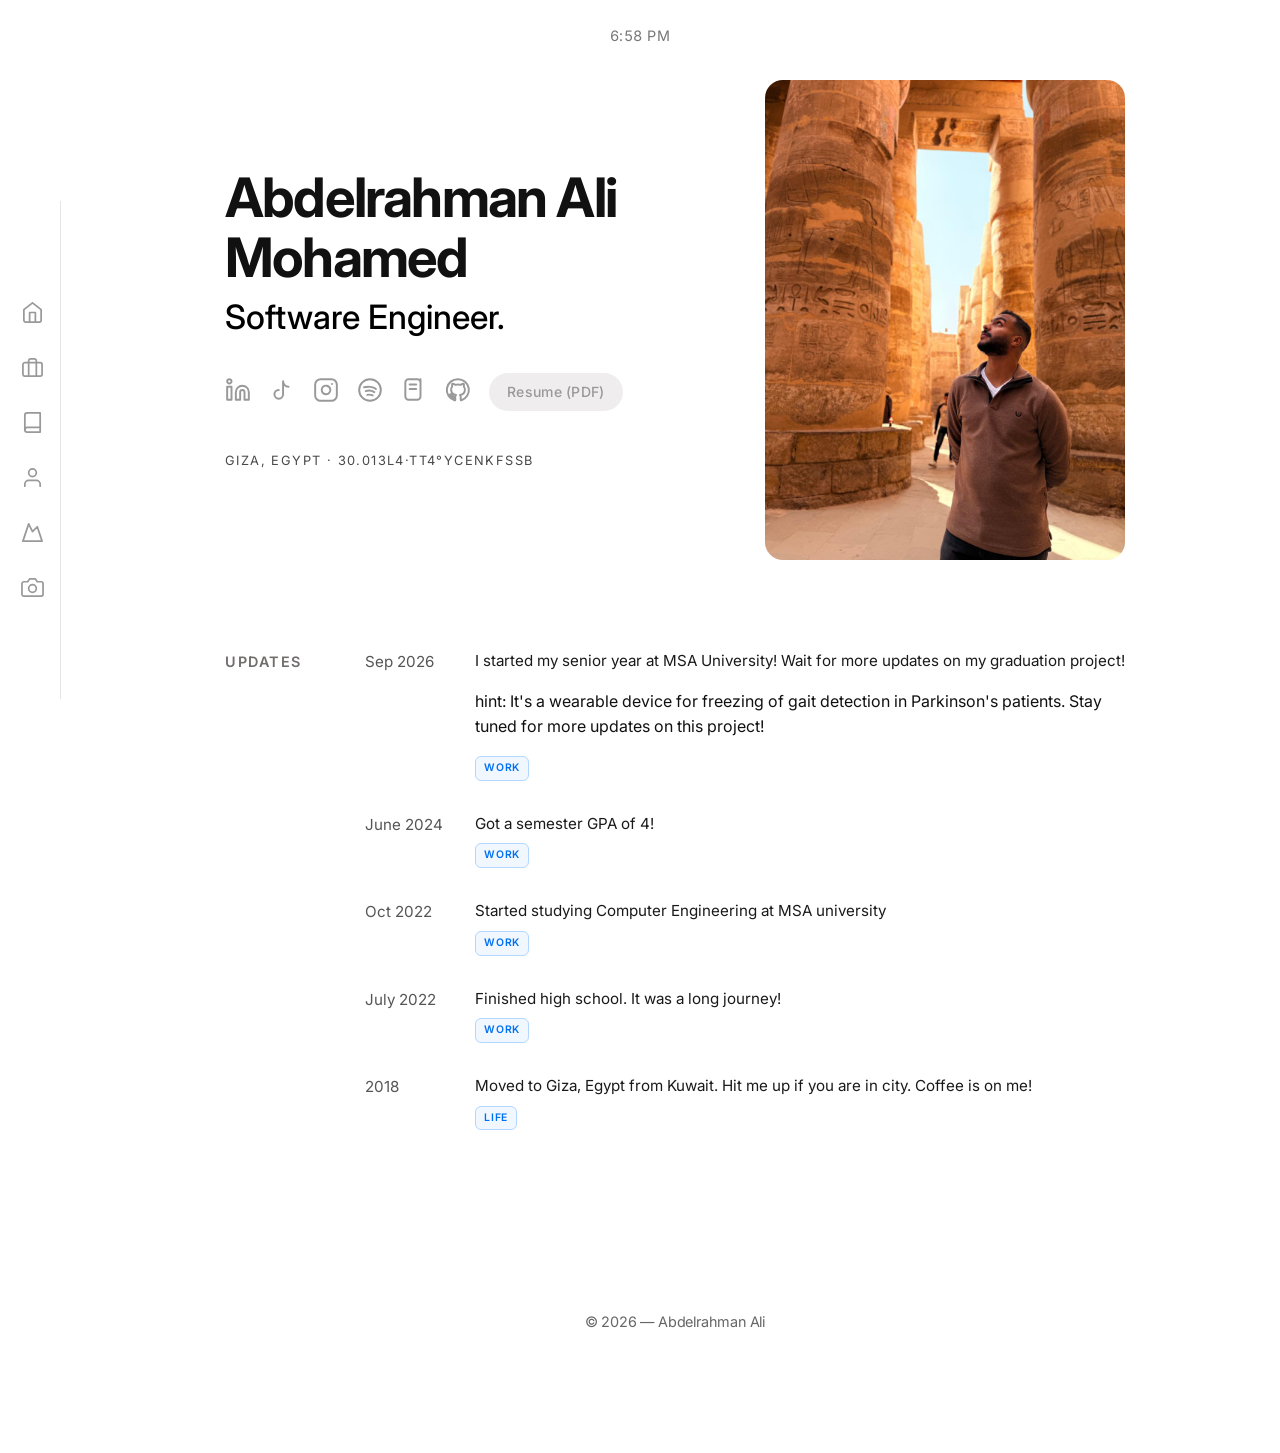
<file: index.html>
<!DOCTYPE html>
<html lang="en">

<!-- Introduction to styles and fonts used -->
<head>
    <meta charset="UTF-8">
    <meta name="viewport" content="width=device-width, initial-scale=1.0">
    <title>Abdelrahman Ali — Software Engineer</title>
    <meta name="description" content="The personal portfolio and official website of Abdelrahman Ali. Software engineering, projects, and social links.">
    <link rel="icon" href="favicon.png" type="image/png">
    <link rel="preconnect" href="https://fonts.googleapis.com">
    <link rel="preconnect" href="https://fonts.gstatic.com" crossorigin>
    <link href="https://fonts.googleapis.com/css2?family=Inter:wght@400;500;700&display=swap" rel="stylesheet">
    <link rel="stylesheet" href="style.css">
</head>

<!-- Google Schema Markup for Social Profiles -->
<script type="application/ld+json">
{
  "@context": "https://schema.org",
  "@type": "Person",
  "name": "Abdelrahman Ali",
  "url": "https://theabdelrahmanali.com",
  "sameAs": [
    "https://github.com/abdelrahmanali29",
    "https://www.linkedin.com/in/abdelrahman-ali-mohamed-ahmed-b67b2340b/",
    "https://www.instagram.com/_theabdelrahman?igsh=MTN2Y2NobmR2cmZ0ZA%3D%3D&utm_source=qr",
    "https://www.tiktok.com/@_theabdelrahman?_r=1&_t=ZS-98RXVXJEEKa",
    "https://open.spotify.com/user/315inao5gaed6e7mglwzqdh5z72a?si=uzMacMP1SjyxITcoXXYwaQ&utm_source=copy-link&nd=1&dlsi=5fcfd58b42024b7d"
    https://www.goodreads.com/user/show/132739107-abdelrahman-ali
  ]
}
</script>

<!-- body of home page -->
<body>
    <!-- Left Navigation Sidebar -->
    <nav class="side-nav">
        <a href="index.html" data-tooltip="Home" aria-label="Home">
            <svg width="25" height="23" viewBox="0 0 24 24" fill="none" stroke="currentColor" stroke-width="1.8" stroke-linecap="round" stroke-linejoin="round"><path d="M3 9l9-7 9 7v11a2 2 0 0 1-2 2H5a2 2 0 0 1-2-2z"></path><polyline points="9 22 9 12 15 12 15 22"></polyline></svg>
        </a>
        <a href="work.html" data-tooltip="Work" aria-label="Work">
            <svg width="25" height="23" viewBox="0 0 24 24" fill="none" stroke="currentColor" stroke-width="1.8" stroke-linecap="round" stroke-linejoin="round"><rect x="2" y="7" width="20" height="14" rx="2" ry="2"></rect><path d="M16 21V5a2 2 0 0 0-2-2h-4a2 2 0 0 0-2 2v16"></path></svg>
        </a>
        <a href="reading.html" data-tooltip="Reading" aria-label="Reading / Goodreads">
            <svg width="25" height="23" viewBox="0 0 24 24" fill="none" stroke="currentColor" stroke-width="1.8" stroke-linecap="round" stroke-linejoin="round"><path d="M4 19.5A2.5 2.5 0 0 1 6.5 17H20"></path><path d="M6.5 2H20v20H6.5A2.5 2.5 0 0 1 4 19.5v-15A2.5 2.5 0 0 1 6.5 2z"></path></svg>
        </a>
        <a href="about.html" data-tooltip="About" aria-label="About">
            <svg width="25" height="23" viewBox="0 0 24 24" fill="none" stroke="currentColor" stroke-width="1.8" stroke-linecap="round" stroke-linejoin="round"><path d="M20 21v-2a4 4 0 0 0-4-4H8a4 4 0 0 0-4 4v2"></path><circle cx="12" cy="7" r="4"></circle></svg>
        </a>
        <a href="hobbies.html" data-tooltip="Impossible List" aria-label="Hobbies / Life">
            <svg width="25" height="23" viewBox="0 0 24 24" fill="none" stroke="currentColor" stroke-width="1.8" stroke-linecap="round" stroke-linejoin="round"><path d="m8 3 4 8 5-5 5 15H2L8 3z"></path></svg>
        </a>
        <a href="photography.html" data-tooltip="Photography" aria-label="Photography">
            <svg width="25" height="23" viewBox="0 0 24 24" fill="none" stroke="currentColor" stroke-width="1.8" stroke-linecap="round" stroke-linejoin="round"><path d="M23 19a2 2 0 0 1-2 2H3a2 2 0 0 1-2-2V8a2 2 0 0 1 2-2h4l2-3h6l2 3h4a2 2 0 0 1 2 2z"></path><circle cx="12" cy="13" r="4"></circle></svg>
        </a>
    </nav>

    <!-- Main Content Container -->
    <div class="container">
            <!-- clock -->
        <header class="clock-display">
            <span id="live-clock">6:40 PM</span>
        </header>

        <!-- name -->
        <section class="hero fade-in">
            <div class="hero-text">
        <h1>Abdelrahman Ali Mohamed</h1>
    
    <!-- Job title -->
    <div class="subtitle">
        <span class="flip-container">
            <span class="word active">Software Engineer.</span>
            <span class="word">Content Creator.</span>
        </span>
    </div>
    <!-- social media and main links -->
    <div class="social-links">
        <!-- LinkedIn -->
    <a href="https://www.linkedin.com/in/abdelrahman-ali-mohamed-ahmed-b67b2340b" target="_blank" rel="noopener noreferrer" aria-label="LinkedIn">
        <svg width="26" height="26" viewBox="0 0 24 24" fill="none" stroke="currentColor" stroke-width="1.8" stroke-linecap="round" stroke-linejoin="round"><path d="M16 8a6 6 0 0 1 6 6v7h-4v-7a2 2 0 0 0-2-2 2 2 0 0 0-2 2v7h-4v-7a6 6 0 0 1 6-6z"></path><rect x="2" y="9" width="4" height="12"></rect><circle cx="4" cy="4" r="2"></circle></svg>
    </a>
        <!-- Tiktok -->
    <a href="https://www.tiktok.com/@_theabdelrahman?_r=1&_t=ZS-98RXVXJEEKa" target="_blank" rel="noopener noreferrer" aria-label="TikTok">
        <svg width="26" height="26" viewBox="0 0 24 24" fill="none" stroke="currentColor" stroke-width="1.8" stroke-linecap="round" stroke-linejoin="round"><path d="M9 12a4 4 0 1 0 4 4V4a5 5 0 0 0 5 5"></path></svg>
    </a>
        <!-- Instragram -->
    <a href="https://www.instagram.com/_theabdelrahman?igsh=MTN2Y2NobmR2cmZ0ZA%3D%3D&utm_source=qr" target="_blank" rel="noopener noreferrer" aria-label="Instagram">
        <svg width="26" height="26" viewBox="0 0 24 24" fill="none" stroke="currentColor" stroke-width="1.8" stroke-linecap="round" stroke-linejoin="round"><rect x="2" y="2" width="20" height="20" rx="5" ry="5"></rect><path d="M16 11.37A4 4 0 1 1 12.63 8 4 4 0 0 1 16 11.37z"></path><line x1="17.5" y1="6.5" x2="17.51" y2="6.5"></line></svg>
    </a>
        <!-- Spotify -->
    <a href="https://open.spotify.com/user/315inao5gaed6e7mglwzqdh5z72a?si=uzMacMP1SjyxITcoXXYwaQ&utm_source=copy-link" target="_blank" rel="noopener noreferrer" aria-label="Spotify">
        <svg width="26" height="26" viewBox="0 0 24 24" fill="none" stroke="currentColor" stroke-width="1.8" stroke-linecap="round" stroke-linejoin="round"><circle cx="12" cy="12" r="10"></circle><path d="M6.5 9.5c3.5-1 8.5-.5 11 1.5"></path><path d="M8 13c2.5-.7 6-.3 8 1"></path><path d="M9.5 16.5c1.5-.4 3.5-.2 5 .5"></path></svg>
    </a>
        <!-- Goodreads -->
    <a href="https://www.goodreads.com/user/show/132739107" target="_blank" rel="noopener noreferrer" aria-label="Goodreads">
        <svg width="26" height="26" viewBox="0 0 24 24" fill="none" stroke="currentColor" stroke-width="1.8" stroke-linecap="round" stroke-linejoin="round"><path d="M18 2v16a3 3 0 0 1-3 3H7a3 3 0 0 1-3-3V5a3 3 0 0 1 3-3h8a3 3 0 0 1 3 3z"></path><line x1="8" y1="7" x2="14" y2="7"></line><line x1="8" y1="11" x2="14" y2="11"></line></svg>
    </a>        
        <!-- Github -->
    <a href="https://github.com/abdelrahmanali29" target="_blank" rel="noopener noreferrer" aria-label="GitHub">
        <svg width="26" height="26" viewBox="0 0 24 24" fill="none" stroke="currentColor" stroke-width="1.8" stroke-linecap="round" stroke-linejoin="round"><path d="M12 2a10 10 0 0 0-3.16 19.59c.5.09.68-.22.68-.48v-1.7c-2.78.6-3.37-1.34-3.37-1.34-.45-1.15-1.11-1.46-1.11-1.46-.91-.62.07-.6.07-.6 1 .07 1.53 1.03 1.53 1.03.87 1.52 2.34 1.07 2.91.83.1-.65.35-1.09.63-1.34-2.22-.25-4.55-1.11-4.55-4.92 0-1.11.38-2 1.03-2.71-.1-.25-.45-1.29.1-2.64 0 0 .84-.27 2.75 1.02.79-.22 1.65-.33 2.5-.33.85 0 1.71.11 2.5.33 1.91-1.29 2.75-1.02 2.75-1.02.55 1.35.2 2.39.1 2.64.65.71 1.03 1.6 1.03 2.71 0 3.82-2.34 4.66-4.57 4.91.36.31.69.92.69 1.85V21c0 .27.18.59.69.49A10 10 0 0 0 12 2z"></path></svg>
    </a>
        <!-- Resume -->
    <a href="Abdelrahman_Ali_Software_Engineer_Resume.pdf" download class="resume-button" target="_blank"> Resume (PDF)</a>
    </div>

    <!-- Location -->
    <div class="location-coords" id="location-text">GIZA, EGYPT · 30.0131° N, 31.2089° E</div>
    </div>
            <!-- Profile Picture Box (Smart Swapping via <picture>) -->
            <div class="hero-image-wrapper">
                <picture>
                    <!-- Trigger: When window shrinks below 850px, switch to shrinkek photo -->
                    <source media="(max-width: 850px)" srcset="shrinkedpage.jpeg">
                    <!-- Default: Full screen shows home page photo -->
                    <img src="full page.jpeg" alt="Abdelrahman Ali" class="hero-img">
                </picture>
            </div>
        </section>

        <!-- Timeline / Updates Section (from newest to oldest) -->
        <div class="updates-section">
            <div class="updates-title">UPDATES</div>
            <div class="updates-list">
            <!-- newer updates -->
  
                <a href="work.html" class="update-item">
                    <div class="update-date">Sep 2026</div>
                    <div class="update-content">
                        <p>I started my senior year at MSA University! Wait for more updates on my graduation project!</p> 
                        </p>hint: It's a wearable device for freezing of gait detection in Parkinson's patients. Stay tuned for more updates on this project!</p>
                        <span class="update-tag">WORK</span>
                    </div>
                </a>
            <!-- update 1 -->
                <a href="work.html" class="update-item">
                    <div class="update-date">June 2024</div>
                    <div class="update-content">
                        <p>Got a semester GPA of 4!</p>
                        <span class="update-tag">WORK</span>
                    </div>
                </a>

            <!-- update 2 -->
                <a href="work.html" class="update-item">
                    <div class="update-date">Oct 2022</div>
                    <div class="update-content">
                        <p>Started studying Computer Engineering at MSA university</p>
                        <span class="update-tag">WORK</span>
                    </div>
                </a>

            <!-- update 3 -->
                <a href="work.html" class="update-item">
                    <div class="update-date">July 2022</div>
                    <div class="update-content">
                        <p>Finished high school. It was a long journey!</p>
                        <span class="update-tag">WORK</span>
                    </div>
                </a>

            <!-- update 4 -->
                <div class="update-item static-update">
                    <div class="update-date">2018</div>
                    <div class="update-content">
                        <p>Moved to Giza, Egypt from Kuwait. Hit me up if you are in city. Coffee is on me!</p>
                        <span class="update-tag">LIFE</span>
                    </div>
                </div>

            </div>
        </div>

    <!-- Main JavaScript -->
    <script src="script.js"></script>
    
    <!-- Footer Copyright -->
    <footer class="site-footer">
        <p>&copy; 2026 — Abdelrahman Ali</p>
    </footer>
</body>
</html>
</file>
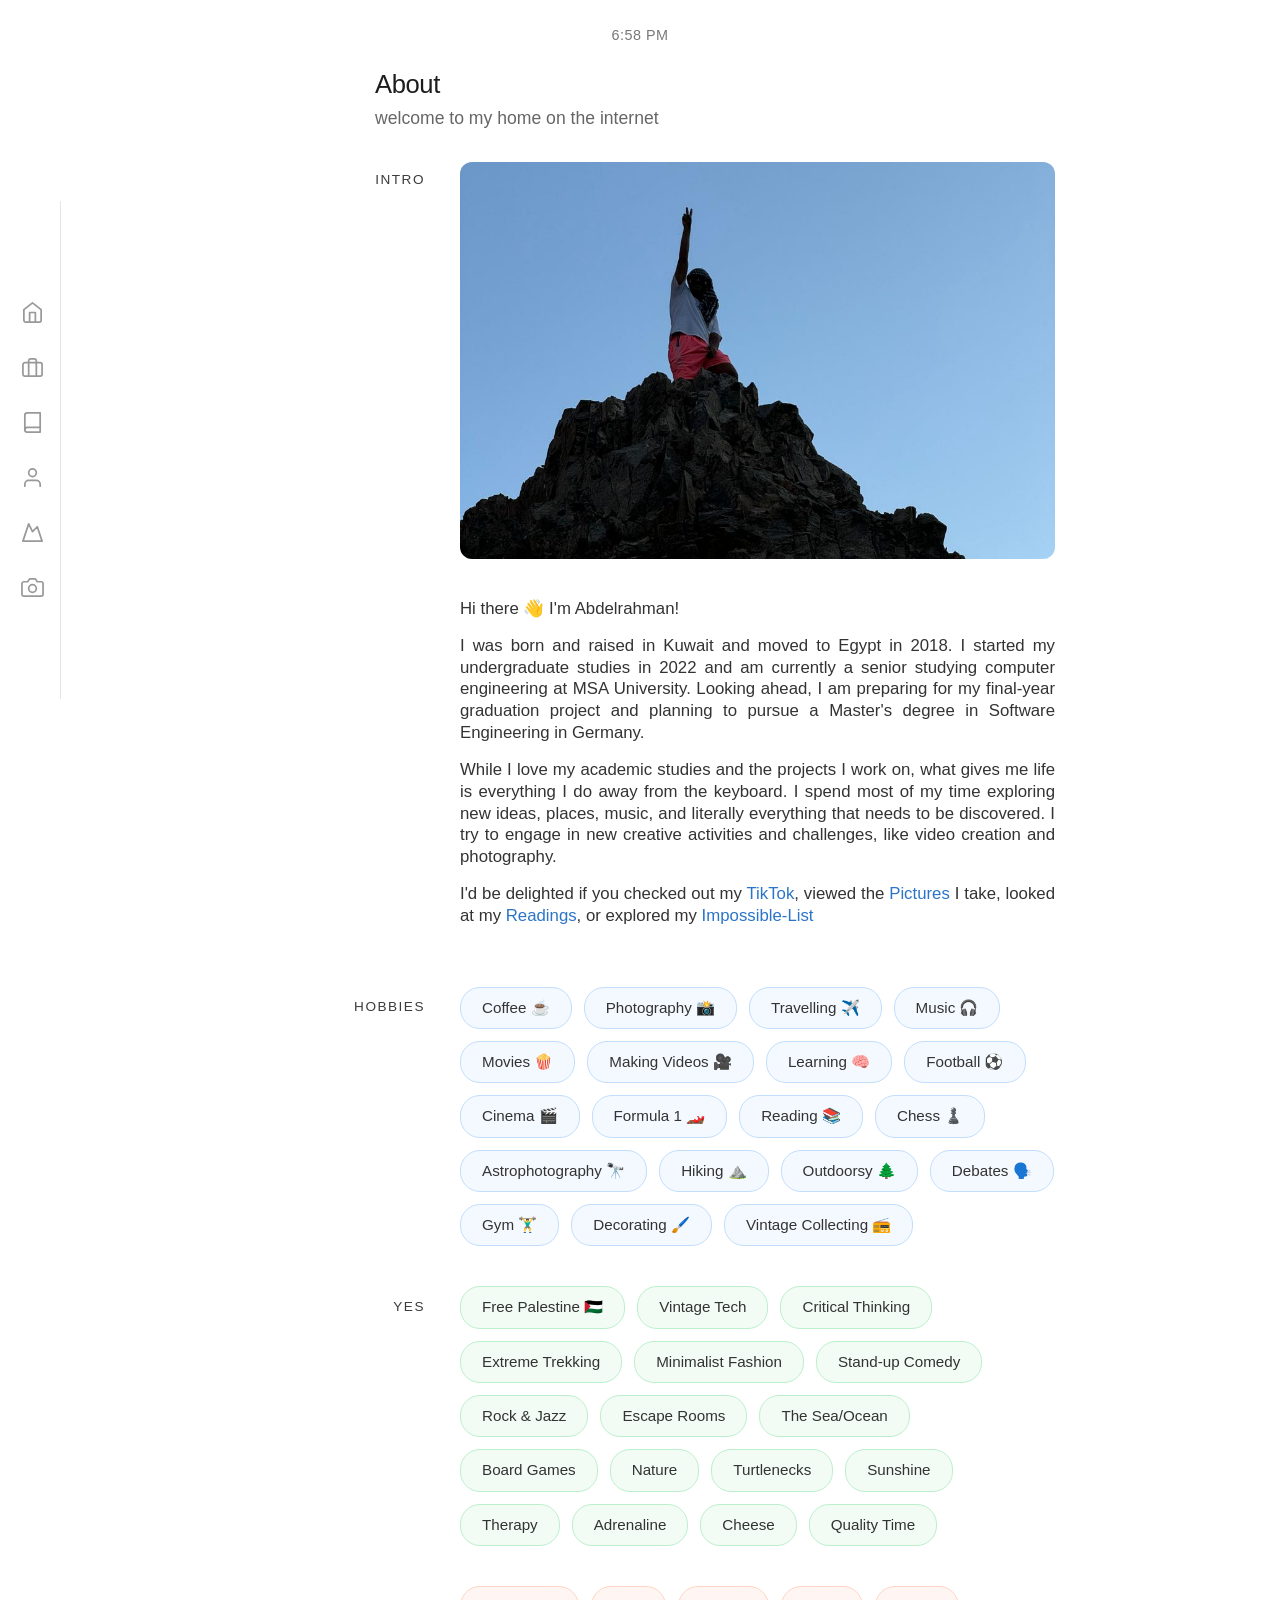
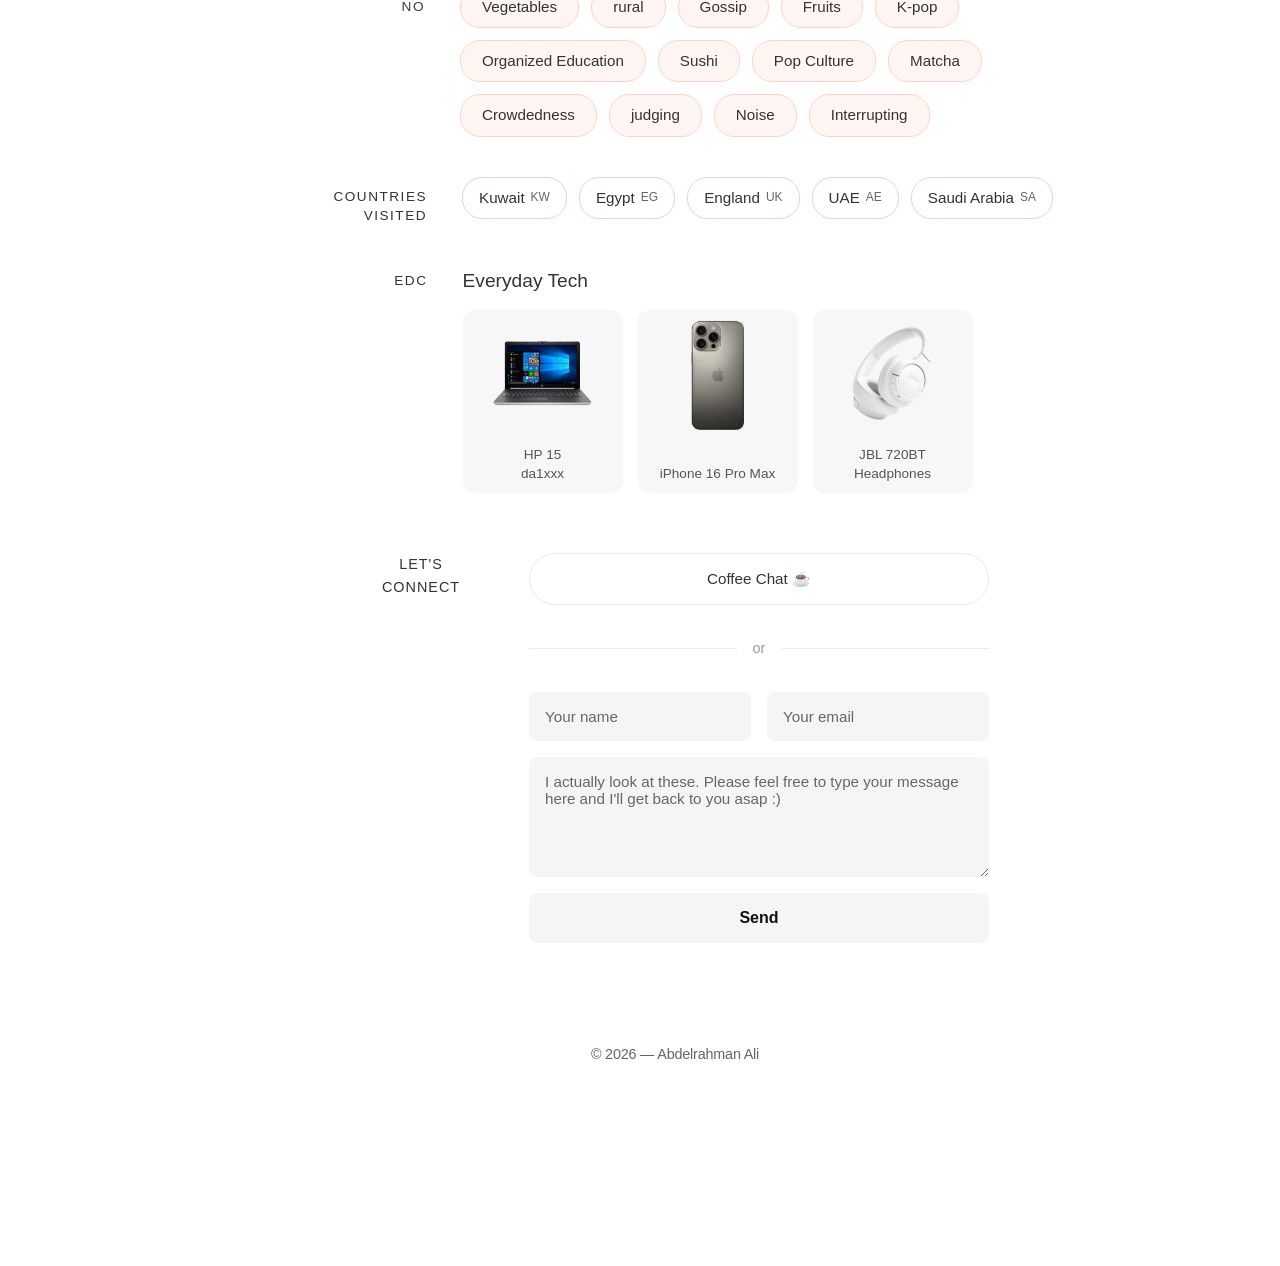
<file: about.html>
<!DOCTYPE html>
<html lang="en">
<head>
    <meta charset="UTF-8">
    <meta name="viewport" content="width=device-width, initial-scale=1.0">
    <title>About — Abdelrahman Ali</title>
    <link rel="icon" href="favicon.png" type="image/png">
    <link rel="stylesheet" href="style.css">
</head>

<!-- body of about page -->
<body class="about-page">

    <!-- Left Navigation Sidebar -->
    <nav class="side-nav">
        <a href="index.html" data-tooltip="Home" aria-label="Home">
            <svg width="25" height="23" viewBox="0 0 24 24" fill="none" stroke="currentColor" stroke-width="1.8" stroke-linecap="round" stroke-linejoin="round"><path d="M3 9l9-7 9 7v11a2 2 0 0 1-2 2H5a2 2 0 0 1-2-2z"></path><polyline points="9 22 9 12 15 12 15 22"></polyline></svg>
        </a>
        <a href="work.html" data-tooltip="Work" aria-label="Work">
            <svg width="25" height="23" viewBox="0 0 24 24" fill="none" stroke="currentColor" stroke-width="1.8" stroke-linecap="round" stroke-linejoin="round"><rect x="2" y="7" width="20" height="14" rx="2" ry="2"></rect><path d="M16 21V5a2 2 0 0 0-2-2h-4a2 2 0 0 0-2 2v16"></path></svg>
        </a>
        <a href="reading.html" data-tooltip="Reading" aria-label="Reading">
            <svg width="25" height="23" viewBox="0 0 24 24" fill="none" stroke="currentColor" stroke-width="1.8" stroke-linecap="round" stroke-linejoin="round"><path d="M4 19.5A2.5 2.5 0 0 1 6.5 17H20"></path><path d="M6.5 2H20v20H6.5A2.5 2.5 0 0 1 4 19.5v-15A2.5 2.5 0 0 1 6.5 2z"></path></svg>
        </a>
        <a href="about.html" class="active" data-tooltip="About" aria-label="About">
            <svg width="25" height="23" viewBox="0 0 24 24" fill="none" stroke="currentColor" stroke-width="1.8" stroke-linecap="round" stroke-linejoin="round"><path d="M20 21v-2a4 4 0 0 0-4-4H8a4 4 0 0 0-4 4v2"></path><circle cx="12" cy="7" r="4"></circle></svg>
        </a>
        <a href="hobbies.html" data-tooltip="Impossible List" aria-label="Hobbies">
            <svg width="25" height="23" viewBox="0 0 24 24" fill="none" stroke="currentColor" stroke-width="1.8" stroke-linecap="round" stroke-linejoin="round"><path d="m8 3 4 8 5-5 5 15H2L8 3z"></path></svg>
        </a>
        <a href="photography.html" data-tooltip="Photography" aria-label="Photography">
            <svg width="25" height="23" viewBox="0 0 24 24" fill="none" stroke="currentColor" stroke-width="1.8" stroke-linecap="round" stroke-linejoin="round"><path d="M23 19a2 2 0 0 1-2 2H3a2 2 0 0 1-2-2V8a2 2 0 0 1 2-2h4l2-3h6l2 3h4a2 2 0 0 1 2 2z"></path><circle cx="12" cy="13" r="4"></circle></svg>
        </a>
    </nav>

    <!-- Main Content Container -->
    <div class="work-container">
        <!-- Clock -->
        <header class="clock-display">
            <span id="live-clock">6:40 PM</span>
        </header>

        <!-- Header Section -->
        <header class="work-header fade-in">
            <h1>About</h1>
            <p class="work-subtitle">welcome to my home on the internet</p>
        </header>

        <!-- Intro Section -->
        <section class="about-section fade-in">
            <div class="section-label">INTRO</div>
            
            <div class="section-content">
                <!-- Portrait Image Card -->
                <img src="about.jpeg" class="about-hero-img">
                <!-- about me -->
                <div class="about-text">
                    <p>Hi there 👋 I'm Abdelrahman!</p>
                    <p>I was born and raised in Kuwait and moved to Egypt in 2018. I started my undergraduate studies in 2022 and am currently a senior studying computer engineering at MSA University. Looking ahead, I am preparing for my final-year graduation project and planning to pursue a Master's degree in Software Engineering in Germany.</p>
                    <p>While I love my academic studies and the projects I work on, what gives me life is everything I do away from the keyboard. I spend most of my time exploring new ideas, places, music, and literally everything that needs to be discovered. I try to engage in new creative activities and challenges, like video creation and photography.</p>
                    <p>I'd be delighted if you checked out my <a href="https://www.tiktok.com/@_theabdelrahman" target="_blank" rel="noopener noreferrer">TikTok</a>, viewed the <a href="photography.html">Pictures</a> I take, looked at my <a href="reading.html">Readings</a>, or explored my <a href="hobbies.html">Impossible-List</a></p>
                </div>
            </div>
        </section>

        <!-- HOBBIES Section -->
        <section class="about-section align-tags">
            <div class="section-label">HOBBIES</div>
            
            <div class="section-content tags-container">
                <span class="tag-pill tag-blue">Coffee ☕</span>
                <span class="tag-pill tag-blue">Photography 📸</span>
                <span class="tag-pill tag-blue">Travelling ✈️</span>
                <span class="tag-pill tag-blue">Music 🎧</span>
                <span class="tag-pill tag-blue">Movies 🍿</span>
                <span class="tag-pill tag-blue">Making Videos 🎥</span>
                 <span class="tag-pill tag-blue">Learning 🧠</span>
                <span class="tag-pill tag-blue">Football ⚽</span>
                <span class="tag-pill tag-blue">Cinema 🎬</span>
                <span class="tag-pill tag-blue">Formula 1 🏎️</span>
                <span class="tag-pill tag-blue">Reading 📚</span>
                <span class="tag-pill tag-blue">Chess ♟️</span>
                <span class="tag-pill tag-blue">Astrophotography 🔭</span>
                <span class="tag-pill tag-blue">Hiking ⛰️</span>
                <span class="tag-pill tag-blue">Outdoorsy 🌲</span>
                <span class="tag-pill tag-blue">Debates 🗣️</span>
                <span class="tag-pill tag-blue">Gym 🏋️‍♂️</span>
                <span class="tag-pill tag-blue">Decorating 🖌️</span>
                <span class="tag-pill tag-blue">Vintage Collecting 📻</span>
                
            </div>
        </section>

        <!-- YES Section -->
        <section class="about-section align-tags">
            <div class="section-label">YES</div>
            
            <div class="section-content tags-container">
                <!-- donation link to palestine -->
                <a href="https://irusa.org/middle-east/palestine/" target="_blank" rel="noopener noreferrer" class="tag-pill tag-green" style="text-decoration: none;">Free Palestine 🇵🇸</a>
                <span class="tag-pill tag-green">Vintage Tech</span>
                <span class="tag-pill tag-green">Critical Thinking</span>
                <span class="tag-pill tag-green">Extreme Trekking</span>
                <span class="tag-pill tag-green">Minimalist Fashion</span>
                <span class="tag-pill tag-green">Stand-up Comedy</span>
                <span class="tag-pill tag-green">Rock & Jazz</span>
                <span class="tag-pill tag-green">Escape Rooms</span>
                <span class="tag-pill tag-green">The Sea/Ocean</span>
                <span class="tag-pill tag-green">Board Games</span>
                <span class="tag-pill tag-green">Nature</span>
                <span class="tag-pill tag-green">Turtlenecks</span>
                <span class="tag-pill tag-green">Sunshine</span>
                <span class="tag-pill tag-green">Therapy</span>
                <span class="tag-pill tag-green">Adrenaline</span>
                <span class="tag-pill tag-green">Cheese</span>
                <span class="tag-pill tag-green">Quality Time</span>
            </div>
        </section>

        <!-- NO Section -->
        <section class="about-section align-tags">
            <div class="section-label">NO</div>
            
            <div class="section-content tags-container">
                <span class="tag-pill tag-red">Vegetables</span>
                <span class="tag-pill tag-red">rural</span>
                <span class="tag-pill tag-red">Gossip</span>
                <span class="tag-pill tag-red">Fruits</span>
                <span class="tag-pill tag-red">K-pop</span>
                <span class="tag-pill tag-red">Organized Education</span>
                <span class="tag-pill tag-red">Sushi</span>
                <span class="tag-pill tag-red">Pop Culture</span>
                <span class="tag-pill tag-red">Matcha</span>
                <span class="tag-pill tag-red">Crowdedness</span>
                <span class="tag-pill tag-red">judging</span>
                <span class="tag-pill tag-red">Noise</span>
                <span class="tag-pill tag-red">Interrupting</span>

            </div>
        </section>

       <!-- COUNTRIES VISITED Section -->
        <section class="about-section align-tags countries-row">
            <div class="section-label">COUNTRIES VISITED</div>
            
            <div class="countries-container">
                <span class="tag-pill tag-country">Kuwait <span class="country-code">KW</span></span>
                <span class="tag-pill tag-country">Egypt <span class="country-code">EG</span></span>
                <span class="tag-pill tag-country">England <span class="country-code">UK</span></span>
                <span class="tag-pill tag-country">UAE <span class="country-code">AE</span></span>
                <span class="tag-pill tag-country">Saudi Arabia <span class="country-code">SA</span></span>
            </div>
        </section>

        <!-- EDC Section -->
        <section class="about-section edc-row">
            <div class="section-label">EDC</div>
            
            <div class="section-content edc-main-container">
                <h3 class="edc-title">Everyday Tech</h3>
                
                <div class="edc-cards-grid">
                    <div class="edc-card-item">
                        <img src="Lap.png" alt="HP Laptop">
                        <p>HP 15<br>da1xxx</p>
                    </div>
                    <div class="edc-card-item">
                        <img src="phone.png" alt="iPhone 16 Pro Max">
                        <p>iPhone 16 Pro Max</p>
                    </div>
                    <div class="edc-card-item">
                        <img src="headset.png" alt="JBL Headphones">
                        <p>JBL 720BT<br>Headphones</p>
                    </div>
                </div>
            </div>
        </section>

        <div class="contact-section">

        <!-- Let's Connect section -->
        <div class="contact-label"> LET'S CONNECT
        </div>

        <div class="contact-content">
    
        <div class="button-group">
        <!-- Coffee Chat (links to my Cal.com page) -->
            <a href="https://cal.eu/abdelrahmanali/coffeechat" target="_blank" class="pill-btn">Coffee Chat ☕</a>
        </div>
    
        <div class="divider">
            <span>or</span>
        </div>

        <!-- Email Form -->              
        <!-- links to formspree.io -->
        <form class="contact-form" action="https://formspree.io/f/xrendryr" method="POST">
            <div class="form-row">
                <input type="text" name="name" placeholder="Your name" required>
                <input type="email" name="email" placeholder="Your email" required>
            </div>
            <textarea name="message" placeholder="I actually look at these. Please feel free to type your message here and I'll get back to you asap :)" required></textarea>
            <button type="submit" class="submit-btn">Send</button>
        </form>

  </div>
</div>

        <!-- Footer -->
    <footer class="site-footer">
            <p>&copy; 2026 — Abdelrahman Ali</p>
        </footer>
    </div>

    <script src="script.js"></script>
</body>
</html>
</file>
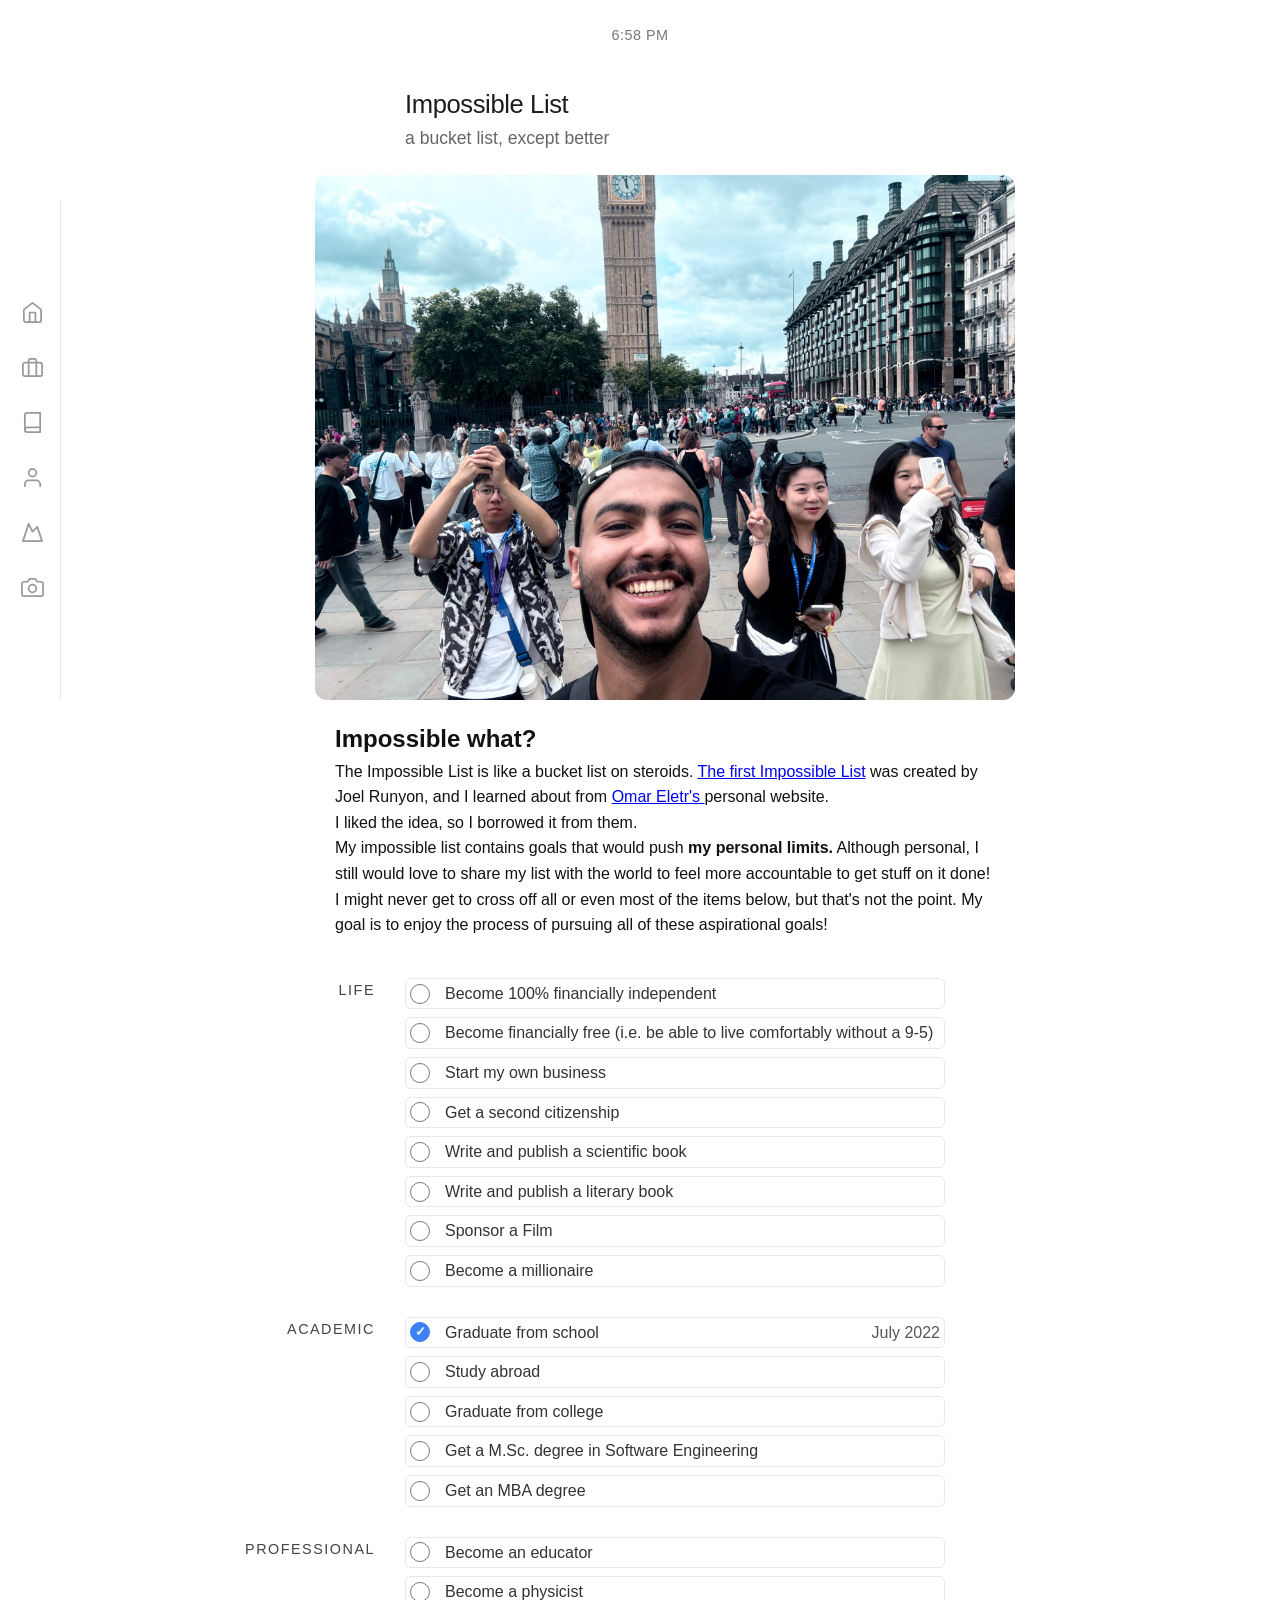
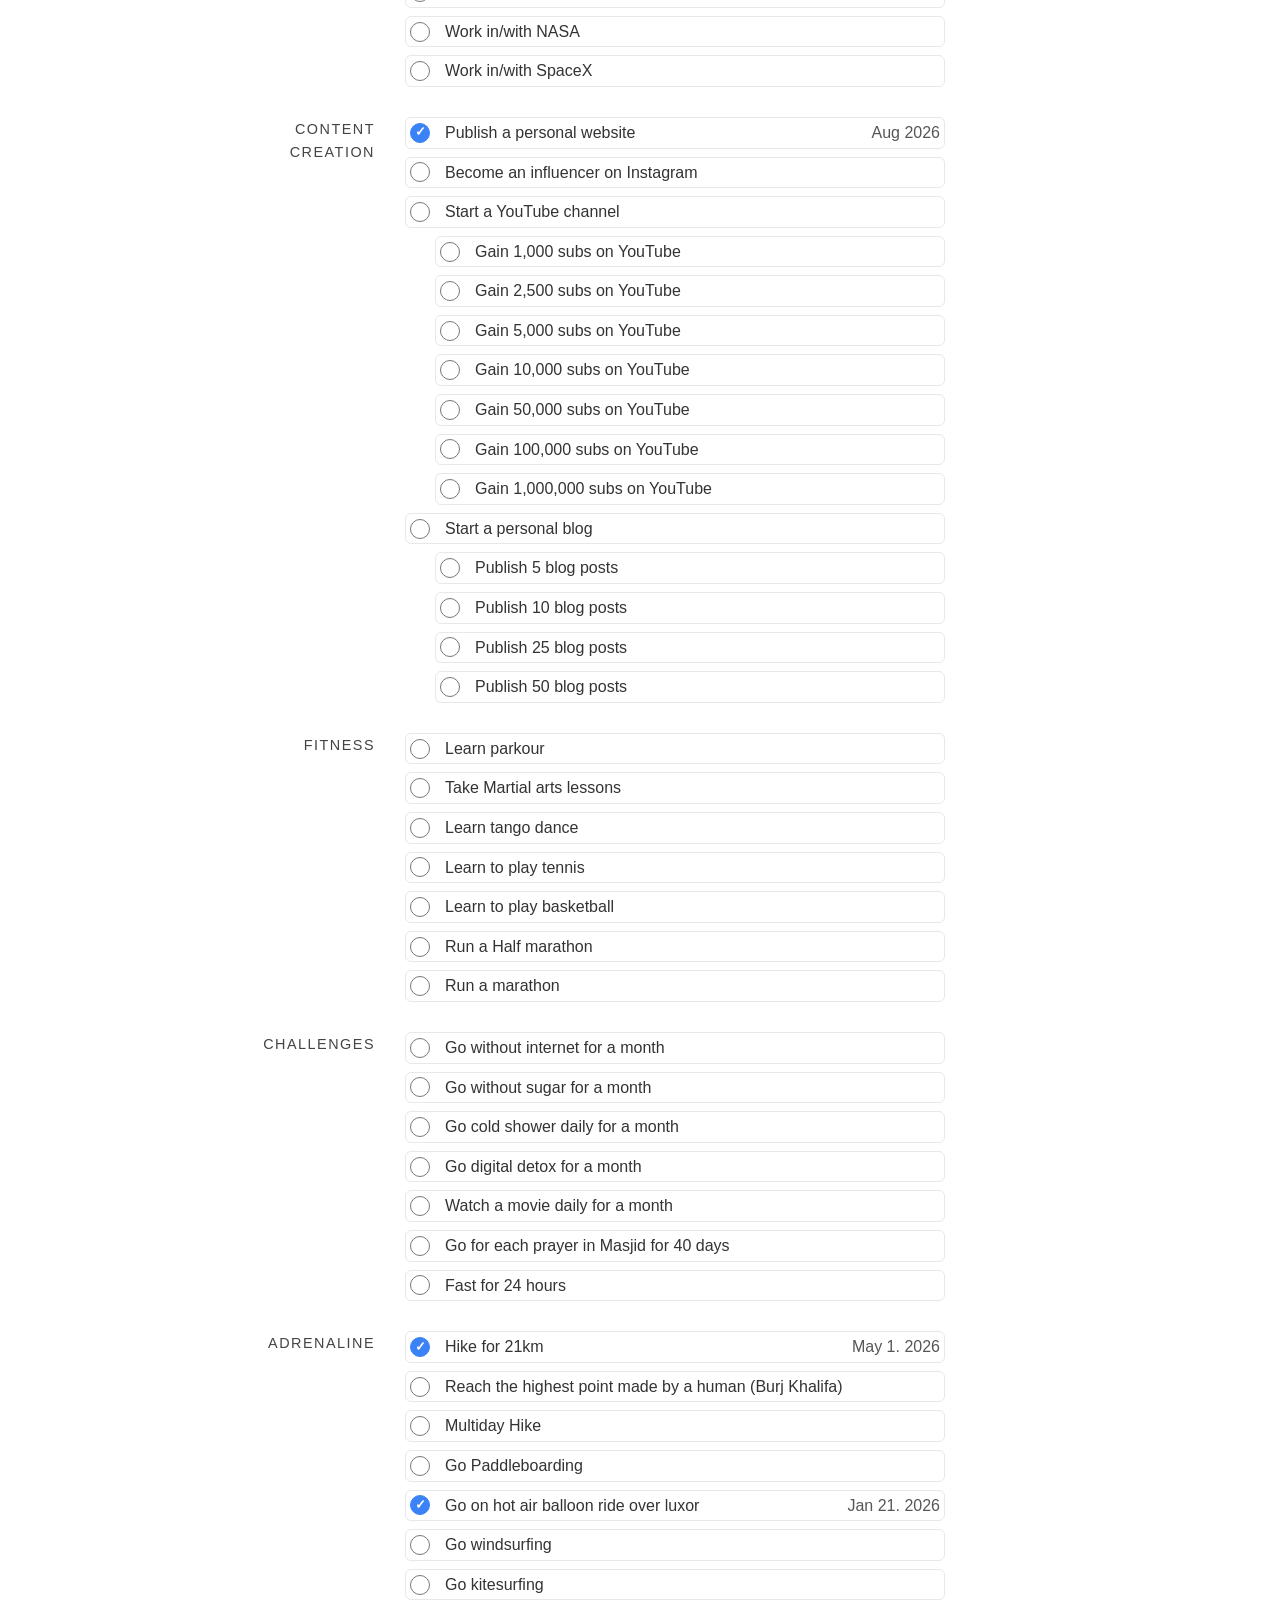
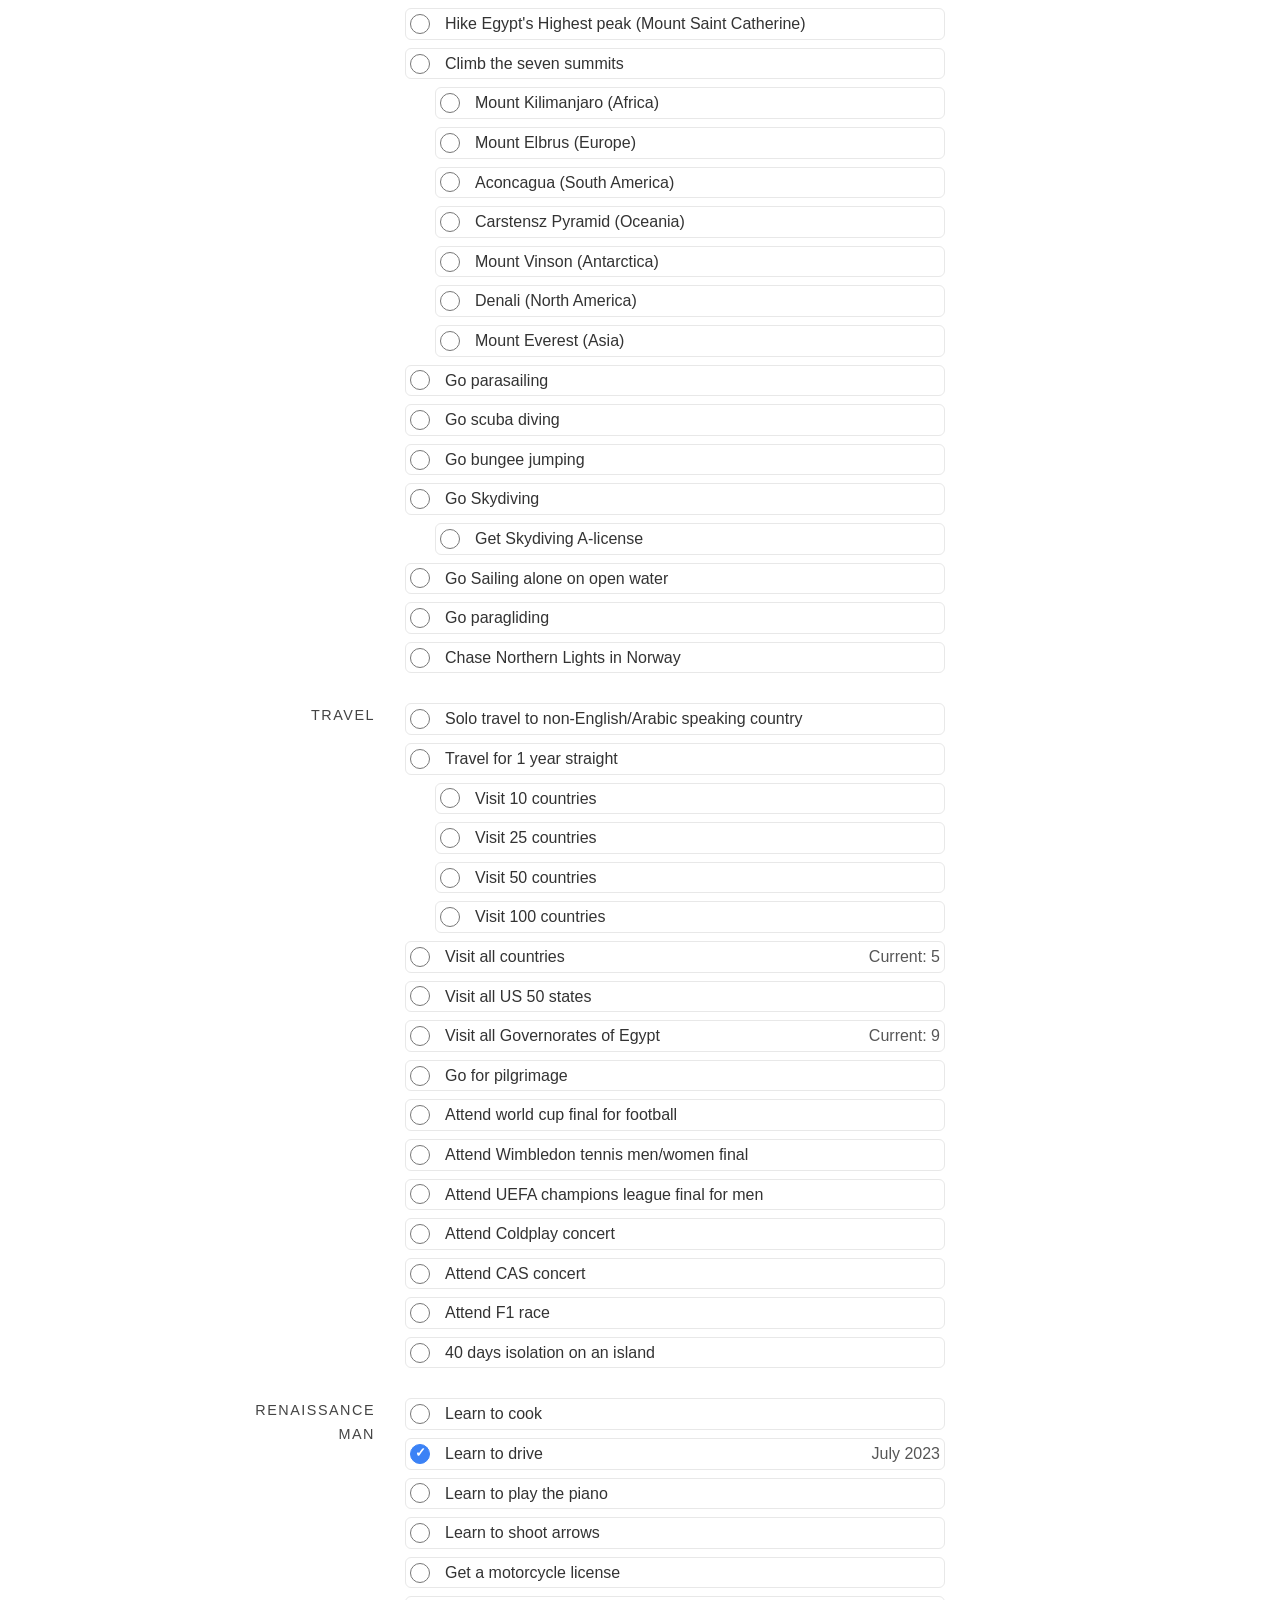
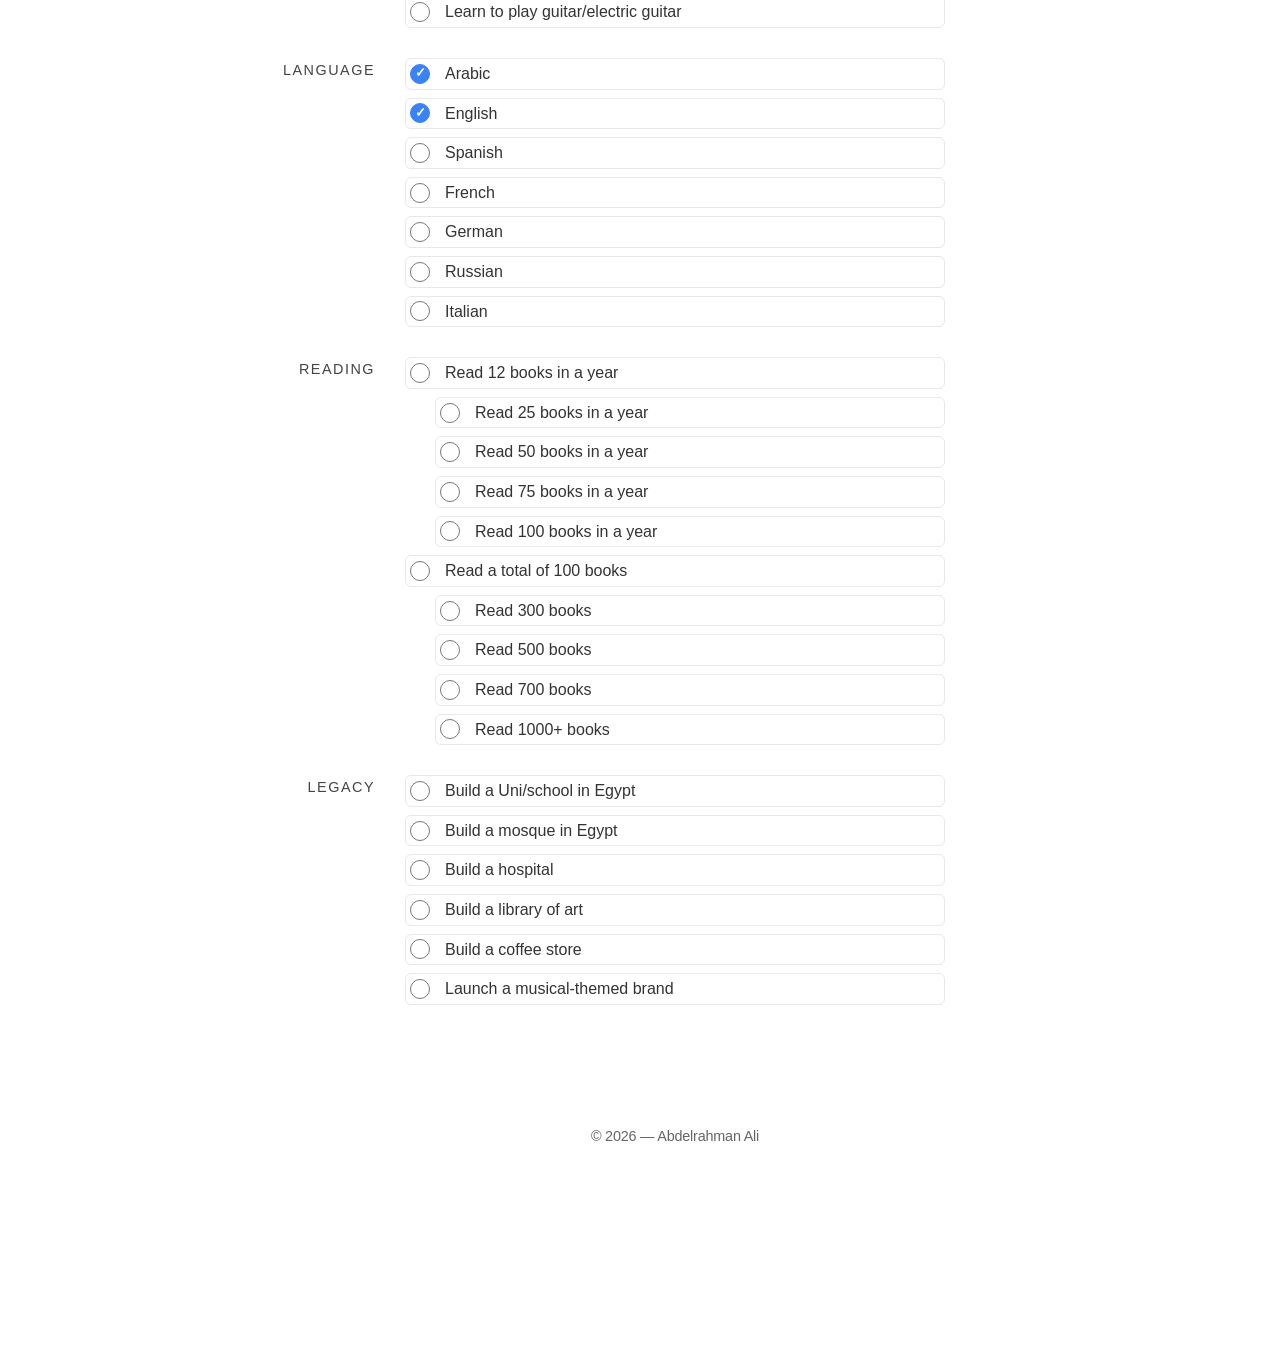
<file: hobbies.html>
<!DOCTYPE html>
<html lang="en">
<head>
  <meta charset="UTF-8">
  <meta name="viewport" content="width=device-width, initial-scale=1.0">
  <title>Impossible List — Abdelrahman Ali</title>
  <link rel="icon" href="favicon.png" type="image/png">
  <link rel="stylesheet" href="style.css">
</head>

<!-- body of impossible-list page -->
<body class="Impossible-List-page">
  <!-- Left Navigation Sidebar -->
    <nav class="side-nav">
        <a href="index.html" data-tooltip="Home" aria-label="Home">
            <svg width="25" height="23" viewBox="0 0 24 24" fill="none" stroke="currentColor" stroke-width="1.8" stroke-linecap="round" stroke-linejoin="round"><path d="M3 9l9-7 9 7v11a2 2 0 0 1-2 2H5a2 2 0 0 1-2-2z"></path><polyline points="9 22 9 12 15 12 15 22"></polyline></svg>
        </a>
        <a href="work.html" data-tooltip="Work" aria-label="Work">
            <svg width="25" height="23" viewBox="0 0 24 24" fill="none" stroke="currentColor" stroke-width="1.8" stroke-linecap="round" stroke-linejoin="round"><rect x="2" y="7" width="20" height="14" rx="2" ry="2"></rect><path d="M16 21V5a2 2 0 0 0-2-2h-4a2 2 0 0 0-2 2v16"></path></svg>
        </a>
        <a href="reading.html" data-tooltip="Reading" aria-label="Reading">
            <svg width="25" height="23" viewBox="0 0 24 24" fill="none" stroke="currentColor" stroke-width="1.8" stroke-linecap="round" stroke-linejoin="round"><path d="M4 19.5A2.5 2.5 0 0 1 6.5 17H20"></path><path d="M6.5 2H20v20H6.5A2.5 2.5 0 0 1 4 19.5v-15A2.5 2.5 0 0 1 6.5 2z"></path></svg>
        </a>
        <a href="about.html" class="active" data-tooltip="About" aria-label="About">
            <svg width="25" height="23" viewBox="0 0 24 24" fill="none" stroke="currentColor" stroke-width="1.8" stroke-linecap="round" stroke-linejoin="round"><path d="M20 21v-2a4 4 0 0 0-4-4H8a4 4 0 0 0-4 4v2"></path><circle cx="12" cy="7" r="4"></circle></svg>
        </a>
        <a href="hobbies.html" data-tooltip="Impossible List" aria-label="Hobbies">
            <svg width="25" height="23" viewBox="0 0 24 24" fill="none" stroke="currentColor" stroke-width="1.8" stroke-linecap="round" stroke-linejoin="round"><path d="m8 3 4 8 5-5 5 15H2L8 3z"></path></svg>
        </a>
        <a href="photography.html" data-tooltip="Photography" aria-label="Photography">
            <svg width="25" height="23" viewBox="0 0 24 24" fill="none" stroke="currentColor" stroke-width="1.8" stroke-linecap="round" stroke-linejoin="round"><path d="M23 19a2 2 0 0 1-2 2H3a2 2 0 0 1-2-2V8a2 2 0 0 1 2-2h4l2-3h6l2 3h4a2 2 0 0 1 2 2z"></path><circle cx="12" cy="13" r="4"></circle></svg>
        </a>
    </nav>

    <!-- Main Content Container -->
    <div class="work-container">
        <!-- Clock -->
        <header class="clock-display">
            <span id="live-clock">6:40 PM</span>
        </header>
        <!-- Header Section -->
        <header class="work-header fade-in">
            <h1>Impossible List</h1>
            <p class="work-subtitle">a bucket list, except better</p>
        </header>

        <!-- Portrait Image Card -->
        <img src="hobbies.jpeg" alt="Impossible List" class="hobbies-hero-img">

        <!-- Impossible Intro Section -->
        <section class="impossible-intro">
            <h2>Impossible what?</h2>
            <p>The Impossible List is like a bucket list on steroids. <a href="https://impossiblehq.com/impossible-list/" target="_blank">The first Impossible List</a> was created by Joel Runyon, and I learned about from <a href="https://www.omareletr.com/impossible-list" target="_blank">Omar Eletr's </a> personal website.</p>
            <p>I liked the idea, so I borrowed it from them.</p>
            <p>My impossible list contains goals that would push <strong>my personal limits.</strong> Although personal, I still would love to share my list with the world to feel more accountable to get stuff on it done!</p>
            <p>I might never get to cross off all or even most of the items below, but that's not the point. My goal is to enjoy the process of pursuing all of these aspirational goals!</p>
        </section>

        <!-- The Impossible List Grid -->
        <div class="impossible-grid">
            
            <!-- LIFE -->
            <div class="impossible-row">
                <div class="category-title">Life</div>
                <div class="category-goals">
                    <div class="goal-item"><span class="status-icon empty"></span><span class="goal-text">Become 100% financially independent</span></div>
                    <div class="goal-item"><span class="status-icon empty"></span><span class="goal-text">Become financially free (i.e. be able to live comfortably without a 9-5)</span></div>
                    <div class="goal-item"><span class="status-icon empty"></span><span class="goal-text">Start my own business</span></div>
                    <div class="goal-item"><span class="status-icon empty"></span><span class="goal-text">Get a second citizenship</span></div>
                    <div class="goal-item"><span class="status-icon empty"></span><span class="goal-text">Write and publish a scientific book</span></div>
                    <div class="goal-item"><span class="status-icon empty"></span><span class="goal-text">Write and publish a literary book</span></div>
                    <div class="goal-item"><span class="status-icon empty"></span><span class="goal-text">Sponsor a Film</span></div>
                    <div class="goal-item"><span class="status-icon empty"></span><span class="goal-text">Become a millionaire</span></div>
                </div>
            </div>

            <!-- ACADEMIC -->
            <div class="impossible-row">
                <div class="category-title">Academic</div>
                <div class="category-goals">
                    <div class="goal-item"><span class="status-icon done"></span><span class="goal-text">Graduate from school</span><span class="goal-meta">July 2022</span></div>
                    <div class="goal-item"><span class="status-icon empty"></span><span class="goal-text">Study abroad</span></div>
                    <div class="goal-item"><span class="status-icon empty"></span><span class="goal-text">Graduate from college</span></div>
                    <div class="goal-item"><span class="status-icon empty"></span><span class="goal-text">Get a M.Sc. degree in Software Engineering</span></div>
                    <div class="goal-item"><span class="status-icon empty"></span><span class="goal-text">Get an MBA degree</span></div>


                </div>
            </div>

            <!-- PROFESSIONAL -->
            <div class="impossible-row">
                <div class="category-title">Professional</div>
                <div class="category-goals">
                    <div class="goal-item"><span class="status-icon empty"></span><span class="goal-text">Become an educator</span></div>
                    <div class="goal-item"><span class="status-icon empty"></span><span class="goal-text">Become a physicist</span></div>
                    <div class="goal-item"><span class="status-icon empty"></span><span class="goal-text">Work in/with NASA</span></div>
                    <div class="goal-item"><span class="status-icon empty"></span><span class="goal-text">Work in/with SpaceX</span></div>
                </div>
            </div>

            <!-- CONTENT CREATION -->
            <div class="impossible-row">
                <div class="category-title">Content Creation</div>
                <div class="category-goals">
                    <div class="goal-item"><span class="status-icon done"></span><span class="goal-text">Publish a personal website</span><span class="goal-meta">Aug 2026</span></div>
                    <div class="goal-item"><span class="status-icon empty"></span><span class="goal-text">Become an influencer on Instagram</span></div>

                    <div class="goal-item"><span class="status-icon empty"></span><span class="goal-text">Start a YouTube channel</span></div>
                    <div class="goal-item sub-goal"><span class="status-icon empty"></span><span class="goal-text">Gain 1,000 subs on YouTube</span></div>
                    <div class="goal-item sub-goal"><span class="status-icon empty"></span><span class="goal-text">Gain 2,500 subs on YouTube</span></div>
                    <div class="goal-item sub-goal"><span class="status-icon empty"></span><span class="goal-text">Gain 5,000 subs on YouTube</span></div>
                    <div class="goal-item sub-goal"><span class="status-icon empty"></span><span class="goal-text">Gain 10,000 subs on YouTube</span></div>
                    <div class="goal-item sub-goal"><span class="status-icon empty"></span><span class="goal-text">Gain 50,000 subs on YouTube</span></div>
                    <div class="goal-item sub-goal"><span class="status-icon empty"></span><span class="goal-text">Gain 100,000 subs on YouTube</span></div>
                    <div class="goal-item sub-goal"><span class="status-icon empty"></span><span class="goal-text">Gain 1,000,000 subs on YouTube</span></div>
                    
                    <div class="goal-item"><span class="status-icon empty"></span><span class="goal-text">Start a personal blog</span></div>
                    <div class="goal-item sub-goal"><span class="status-icon empty"></span><span class="goal-text">Publish 5 blog posts</span></div>
                    <div class="goal-item sub-goal"><span class="status-icon empty"></span><span class="goal-text">Publish 10 blog posts</span></div>
                    <div class="goal-item sub-goal"><span class="status-icon empty"></span><span class="goal-text">Publish 25 blog posts</span></div>
                    <div class="goal-item sub-goal"><span class="status-icon empty"></span><span class="goal-text">Publish 50 blog posts</span></div>
                </div>
            </div>

            <!-- FITNESS -->
            <div class="impossible-row">
                <div class="category-title">Fitness</div>
                <div class="category-goals">
                    <div class="goal-item"><span class="status-icon empty"></span><span class="goal-text">Learn parkour</span></div>
                    <div class="goal-item"><span class="status-icon empty"></span><span class="goal-text">Take Martial arts lessons</span></div>
                    <div class="goal-item"><span class="status-icon empty"></span><span class="goal-text">Learn tango dance</span></div>
                    <div class="goal-item"><span class="status-icon empty"></span><span class="goal-text">Learn to play tennis</span></div>
                    <div class="goal-item"><span class="status-icon empty"></span><span class="goal-text">Learn to play basketball</span></div>
                    <div class="goal-item"><span class="status-icon empty"></span><span class="goal-text">Run a Half marathon</span></div>
                    <div class="goal-item"><span class="status-icon empty"></span><span class="goal-text">Run a marathon</span></div>
                </div>
            </div>

            
            <div class="impossible-row">
                <div class="category-title">challenges</div>
                <div class="category-goals">
                    <div class="goal-item"><span class="status-icon empty"></span><span class="goal-text">Go without internet for a month</span></div>
                    <div class="goal-item"><span class="status-icon empty"></span><span class="goal-text">Go without sugar for a month</span></div>
                    <div class="goal-item"><span class="status-icon empty"></span><span class="goal-text">Go cold shower daily for a month</span></div>
                    <div class="goal-item"><span class="status-icon empty"></span><span class="goal-text">Go digital detox for a month</span></div>
                    <div class="goal-item"><span class="status-icon empty"></span><span class="goal-text">Watch a movie daily for a month</span></div>
                    <div class="goal-item"><span class="status-icon empty"></span><span class="goal-text">Go for each prayer in Masjid for 40 days</span></div>
                    <div class="goal-item"><span class="status-icon empty"></span><span class="goal-text">Fast for 24 hours</span></div>
                </div>
            </div>

            <div class="impossible-row">
                <div class="category-title">Adrenaline</div>
                <div class="category-goals">
                    <div class="goal-item"><span class="status-icon done"></span><span class="goal-text">Hike for 21km</span><span class="goal-meta">May 1. 2026</span></div>
                    <div class="goal-item"><span class="status-icon empty"></span><span class="goal-text">Reach the highest point made by a human (Burj Khalifa)</span></div>
                    <div class="goal-item"><span class="status-icon empty"></span><span class="goal-text">Multiday Hike</span></div>
                    <div class="goal-item"><span class="status-icon empty"></span><span class="goal-text">Go Paddleboarding</span></div>
                    <div class="goal-item"><span class="status-icon done"></span><span class="goal-text">Go on hot air balloon ride over luxor</span><span class="goal-meta">Jan 21. 2026</span></div>
                    <div class="goal-item"><span class="status-icon empty"></span><span class="goal-text">Go windsurfing</span></div>
                    <div class="goal-item"><span class="status-icon empty"></span><span class="goal-text">Go kitesurfing</span></div>
                    <div class="goal-item"><span class="status-icon empty"></span><span class="goal-text">Hike Egypt's Highest peak (Mount Saint Catherine) </span></div>
                    
                    <div class="goal-item"><span class="status-icon empty"></span><span class="goal-text">Climb the seven summits </span></div>
                    <div class="goal-item sub-goal"><span class="status-icon empty"></span><span class="goal-text">Mount Kilimanjaro (Africa)</span></div>
                    <div class="goal-item sub-goal"><span class="status-icon empty"></span><span class="goal-text">Mount Elbrus (Europe)</span></div>
                    <div class="goal-item sub-goal"><span class="status-icon empty"></span><span class="goal-text">Aconcagua (South America)</span></div>
                    <div class="goal-item sub-goal"><span class="status-icon empty"></span><span class="goal-text">Carstensz Pyramid (Oceania)</span></div>
                    <div class="goal-item sub-goal"><span class="status-icon empty"></span><span class="goal-text">Mount Vinson (Antarctica)</span></div>
                    <div class="goal-item sub-goal"><span class="status-icon empty"></span><span class="goal-text">Denali (North America)</span></div>
                    <div class="goal-item sub-goal"><span class="status-icon empty"></span><span class="goal-text">Mount Everest (Asia)</span></div>
                    
                    <div class="goal-item"><span class="status-icon empty"></span><span class="goal-text">Go parasailing</span></div>
                    <div class="goal-item"><span class="status-icon empty"></span><span class="goal-text">Go scuba diving</span></div>
                    <div class="goal-item"><span class="status-icon empty"></span><span class="goal-text">Go bungee jumping</span></div>
                    
                    <div class="goal-item"><span class="status-icon empty"></span><span class="goal-text">Go Skydiving</span></div>
                    <div class="goal-item sub-goal"><span class="status-icon empty"></span><span class="goal-text">Get Skydiving A-license</span></div>
                    
                    <div class="goal-item"><span class="status-icon empty"></span><span class="goal-text">Go Sailing alone on open water</span></div>
                    <div class="goal-item"><span class="status-icon empty"></span><span class="goal-text">Go paragliding</span></div>
                    <div class="goal-item"><span class="status-icon empty"></span><span class="goal-text">Chase Northern Lights in Norway</span></div>
                </div>
            </div>

            <!-- TRAVEL -->
            <div class="impossible-row">
                <div class="category-title">Travel</div>
                <div class="category-goals">
                    <div class="goal-item"><span class="status-icon empty"></span><span class="goal-text">Solo travel to non-English/Arabic speaking country</span></div>
                    <div class="goal-item"><span class="status-icon empty"></span><span class="goal-text">Travel for 1 year straight</span></div>
                    
                    <div class="goal-item sub-goal"><span class="status-icon empty"></span><span class="goal-text">Visit 10 countries</span></div>
                    <div class="goal-item sub-goal"><span class="status-icon empty"></span><span class="goal-text">Visit 25 countries</span></div>
                    <div class="goal-item sub-goal"><span class="status-icon empty"></span><span class="goal-text">Visit 50 countries</span></div>
                    <div class="goal-item sub-goal"><span class="status-icon empty"></span><span class="goal-text">Visit 100 countries</span></div>
                    <div class="goal-item"><span class="status-icon empty"></span><span class="goal-text">Visit all countries</span><span class="goal-meta">Current: 5</span></div>
                    
                    <div class="goal-item"><span class="status-icon empty"></span><span class="goal-text">Visit all US 50 states</span></div>
                    <div class="goal-item"><span class="status-icon empty"></span><span class="goal-text">Visit all Governorates of Egypt</span><span class="goal-meta">Current: 9</span></div>
                    <div class="goal-item"><span class="status-icon empty"></span><span class="goal-text">Go for pilgrimage</span></div>
                    <div class="goal-item"><span class="status-icon empty"></span><span class="goal-text">Attend world cup final for football</span></div>
                    <div class="goal-item"><span class="status-icon empty"></span><span class="goal-text">Attend Wimbledon tennis men/women final</span></div>
                    <div class="goal-item"><span class="status-icon empty"></span><span class="goal-text">Attend UEFA champions league final for men</span></div>
                    <div class="goal-item"><span class="status-icon empty"></span><span class="goal-text">Attend Coldplay concert</span></div>
                    <div class="goal-item"><span class="status-icon empty"></span><span class="goal-text">Attend CAS concert</span></div>
                    <div class="goal-item"><span class="status-icon empty"></span><span class="goal-text">Attend F1 race</span></div>
                    <div class="goal-item"><span class="status-icon empty"></span><span class="goal-text">40 days isolation on an island</span></div>
                </div>
            </div>

            <!-- RENAISSANCE MAN -->
            <div class="impossible-row">
                <div class="category-title">Renaissance Man</div>
                <div class="category-goals">
                    <div class="goal-item"><span class="status-icon empty"></span><span class="goal-text">Learn to cook</span></div>
                    <div class="goal-item"><span class="status-icon done"></span><span class="goal-text">Learn to drive</span><span class="goal-meta">July 2023</span></div>
                    <div class="goal-item"><span class="status-icon empty"></span><span class="goal-text">Learn to play the piano</span></div>
                    <div class="goal-item"><span class="status-icon empty"></span><span class="goal-text">Learn to shoot arrows</span></div>
                    <div class="goal-item"><span class="status-icon empty"></span><span class="goal-text">Get a motorcycle license</span></div>
                    <div class="goal-item"><span class="status-icon empty"></span><span class="goal-text">Learn to play guitar/electric guitar</span></div>
                </div>
            </div>

            <!-- LANGUAGE -->
            <div class="impossible-row">
                <div class="category-title">Language</div>
                <div class="category-goals">
                    <div class="goal-item"><span class="status-icon done"></span><span class="goal-text">Arabic</span></div>
                    <div class="goal-item"><span class="status-icon done"></span><span class="goal-text">English</span></div>
                    <div class="goal-item"><span class="status-icon empty"></span><span class="goal-text">Spanish</span></div>
                    <div class="goal-item"><span class="status-icon empty"></span><span class="goal-text">French</span></div>
                    <div class="goal-item"><span class="status-icon empty"></span><span class="goal-text">German</span></div>
                    <div class="goal-item"><span class="status-icon empty"></span><span class="goal-text">Russian</span></div>
                    <div class="goal-item"><span class="status-icon empty"></span><span class="goal-text">Italian</span></div>
                </div>
            </div>

            <!-- READING -->
            <div class="impossible-row">
                <div class="category-title">Reading</div>
                <div class="category-goals">
                    <div class="goal-item"><span class="status-icon empty"></span><span class="goal-text">Read 12 books in a year</span></div>
                    <div class="goal-item sub-goal"><span class="status-icon empty"></span><span class="goal-text">Read 25 books in a year</span></div>
                    <div class="goal-item sub-goal"><span class="status-icon empty"></span><span class="goal-text">Read 50 books in a year</span></div>
                    <div class="goal-item sub-goal"><span class="status-icon empty"></span><span class="goal-text">Read 75 books in a year</span></div>
                    <div class="goal-item sub-goal"><span class="status-icon empty"></span><span class="goal-text">Read 100 books in a year</span></div>
                    
                    <div class="goal-item"><span class="status-icon empty"></span><span class="goal-text">Read a total of 100 books</span></div>
                    <div class="goal-item sub-goal"><span class="status-icon empty"></span><span class="goal-text">Read 300 books</span></div>
                    <div class="goal-item sub-goal"><span class="status-icon empty"></span><span class="goal-text">Read 500 books</span></div>
                    <div class="goal-item sub-goal"><span class="status-icon empty"></span><span class="goal-text">Read 700 books</span></div>
                    <div class="goal-item sub-goal"><span class="status-icon empty"></span><span class="goal-text">Read 1000+ books</span></div>
                </div>
            </div>

            <!-- LEGACY -->
            <div class="impossible-row">
                <div class="category-title">Legacy</div>
                <div class="category-goals">
                    <div class="goal-item"><span class="status-icon empty"></span><span class="goal-text">Build a Uni/school in Egypt</span></div>
                    <div class="goal-item"><span class="status-icon empty"></span><span class="goal-text">Build a mosque in Egypt</span></div>
                    <div class="goal-item"><span class="status-icon empty"></span><span class="goal-text">Build a hospital</span></div>
                    <div class="goal-item"><span class="status-icon empty"></span><span class="goal-text">Build a library of art</span></div>
                    <div class="goal-item"><span class="status-icon empty"></span><span class="goal-text">Build a coffee store</span></div>
                    <div class="goal-item"><span class="status-icon empty"></span><span class="goal-text">Launch a musical-themed brand</span></div>
                </div>
            </div>

        </div>

        <!-- Footer -->
        <footer class="site-footer">
            <p>&copy; 2026 — Abdelrahman Ali</p>
        </footer>
    </div>

    <script src="script.js"></script>
</body>
</html>
</file>
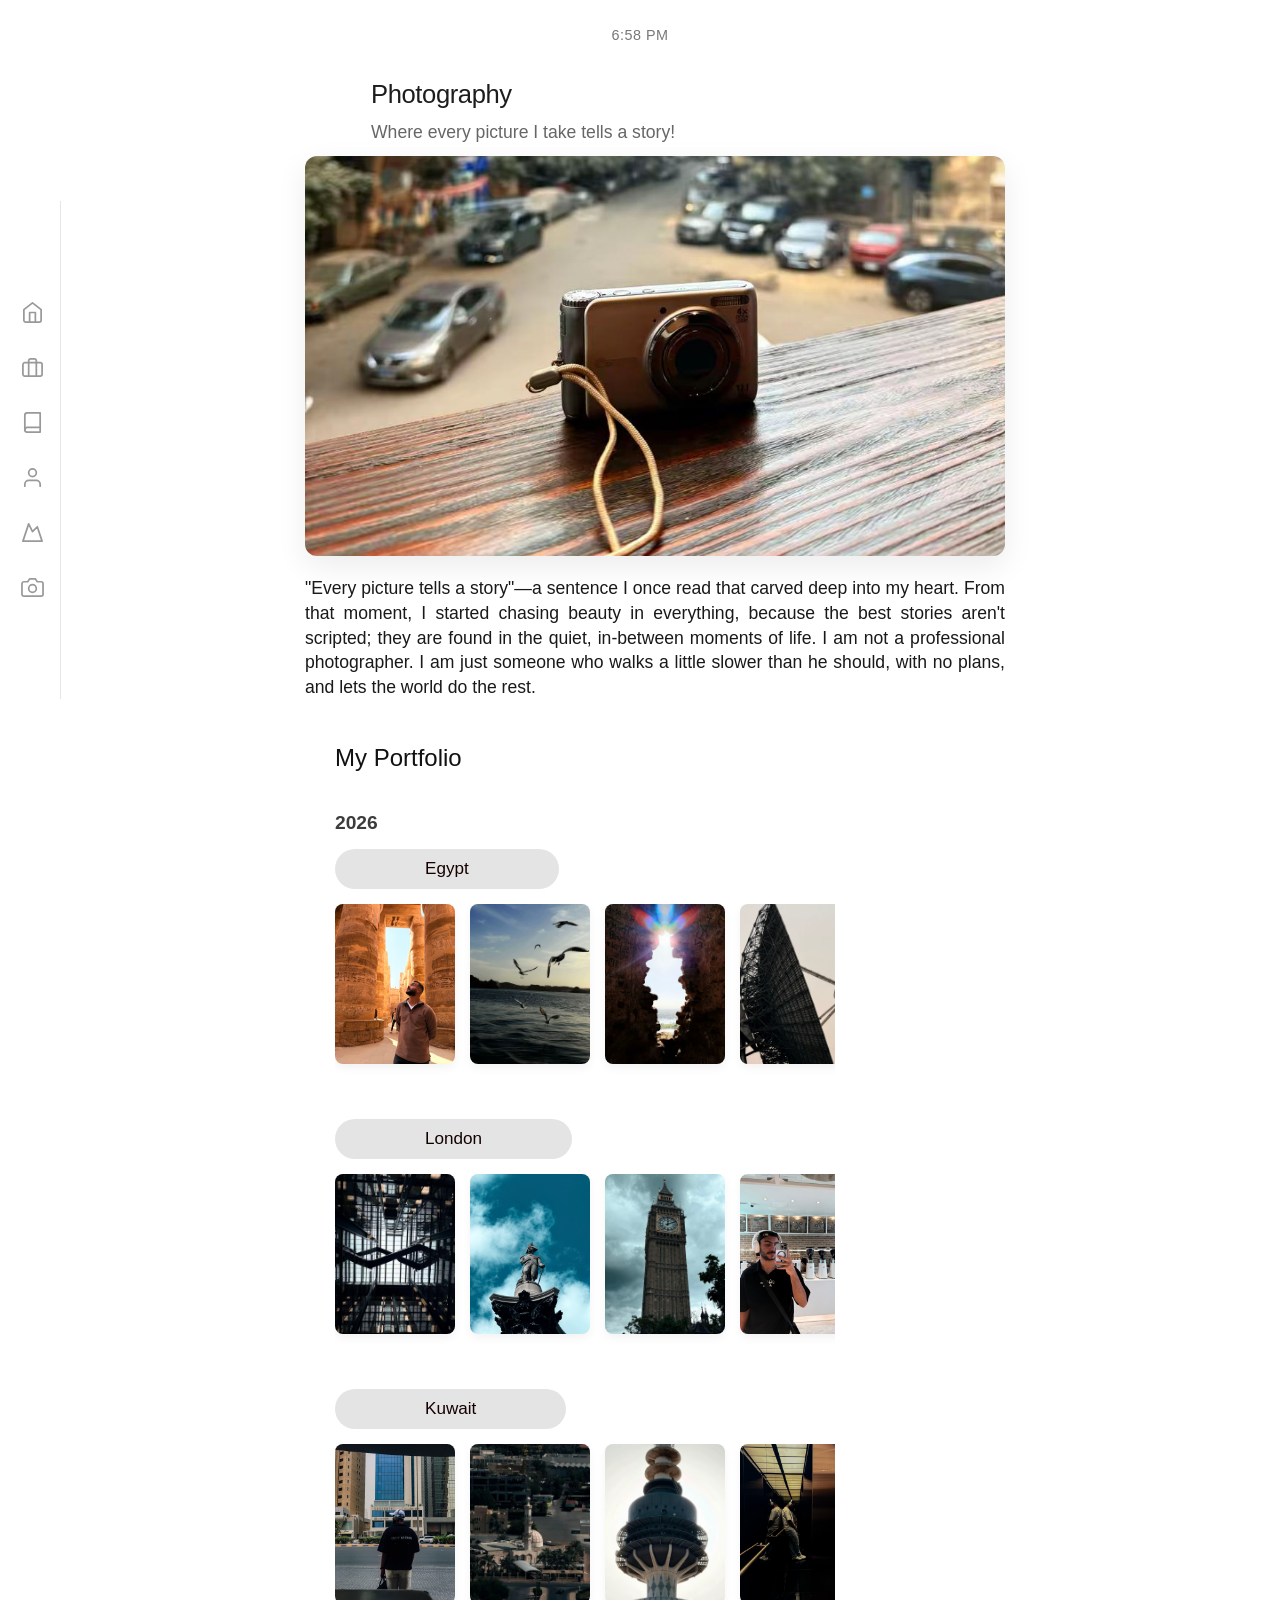
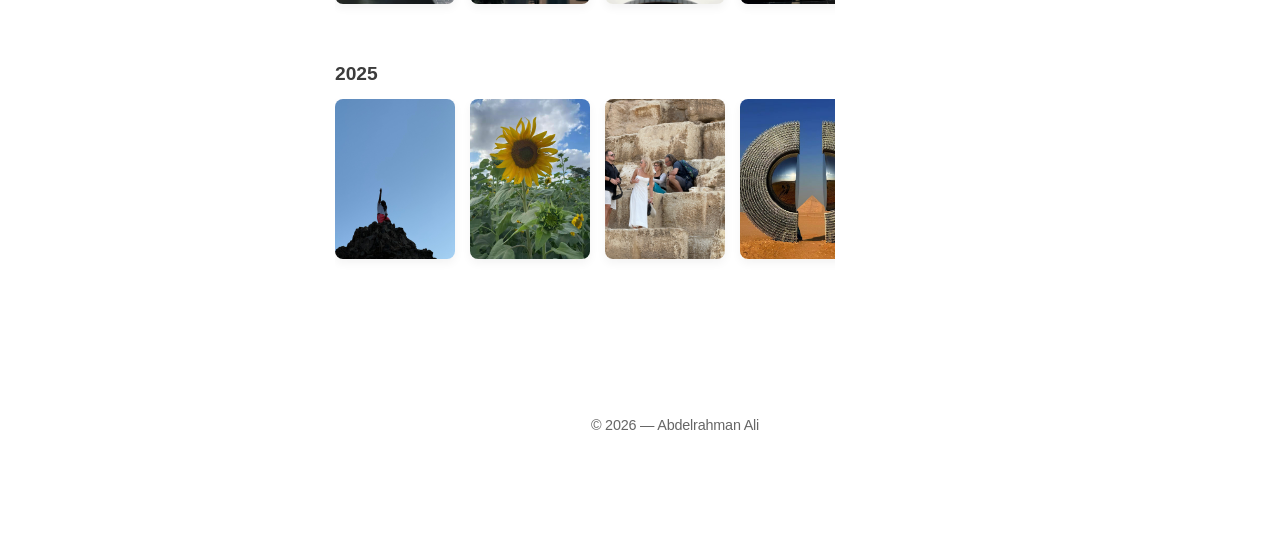
<file: photography.html>
<!DOCTYPE html>
<html lang="en">
<head>
  <meta charset="UTF-8">
  <meta name="viewport" content="width=device-width, initial-scale=1.0">
  <title>Photography — Abdelrahman Ali</title>
  <link rel="icon" href="favicon.png" type="image/png">
  <link rel="stylesheet" href="style.css">
</head>

<!-- body of photography page -->
<body class="Photography-page">
  <!-- Left Navigation Sidebar -->
    <nav class="side-nav">
        <a href="index.html" data-tooltip="Home" aria-label="Home">
            <svg width="25" height="23" viewBox="0 0 24 24" fill="none" stroke="currentColor" stroke-width="1.8" stroke-linecap="round" stroke-linejoin="round"><path d="M3 9l9-7 9 7v11a2 2 0 0 1-2 2H5a2 2 0 0 1-2-2z"></path><polyline points="9 22 9 12 15 12 15 22"></polyline></svg>
        </a>
        <a href="work.html" data-tooltip="Work" aria-label="Work">
            <svg width="25" height="23" viewBox="0 0 24 24" fill="none" stroke="currentColor" stroke-width="1.8" stroke-linecap="round" stroke-linejoin="round"><rect x="2" y="7" width="20" height="14" rx="2" ry="2"></rect><path d="M16 21V5a2 2 0 0 0-2-2h-4a2 2 0 0 0-2 2v16"></path></svg>
        </a>
        <a href="reading.html" data-tooltip="Reading" aria-label="Reading">
            <svg width="25" height="23" viewBox="0 0 24 24" fill="none" stroke="currentColor" stroke-width="1.8" stroke-linecap="round" stroke-linejoin="round"><path d="M4 19.5A2.5 2.5 0 0 1 6.5 17H20"></path><path d="M6.5 2H20v20H6.5A2.5 2.5 0 0 1 4 19.5v-15A2.5 2.5 0 0 1 6.5 2z"></path></svg>
        </a>
        <a href="about.html" class="active" data-tooltip="About" aria-label="About">
            <svg width="25" height="23" viewBox="0 0 24 24" fill="none" stroke="currentColor" stroke-width="1.8" stroke-linecap="round" stroke-linejoin="round"><path d="M20 21v-2a4 4 0 0 0-4-4H8a4 4 0 0 0-4 4v2"></path><circle cx="12" cy="7" r="4"></circle></svg>
        </a>
        <a href="hobbies.html" data-tooltip="Impossible List" aria-label="Hobbies">
            <svg width="25" height="23" viewBox="0 0 24 24" fill="none" stroke="currentColor" stroke-width="1.8" stroke-linecap="round" stroke-linejoin="round"><path d="m8 3 4 8 5-5 5 15H2L8 3z"></path></svg>
        </a>
        <a href="photography.html" data-tooltip="Photography" aria-label="Photography">
            <svg width="25" height="23" viewBox="0 0 24 24" fill="none" stroke="currentColor" stroke-width="1.8" stroke-linecap="round" stroke-linejoin="round"><path d="M23 19a2 2 0 0 1-2 2H3a2 2 0 0 1-2-2V8a2 2 0 0 1 2-2h4l2-3h6l2 3h4a2 2 0 0 1 2 2z"></path><circle cx="12" cy="13" r="4"></circle></svg>
        </a>
    </nav>

    <!-- Main Content Container -->
    <div class="work-container">
        <!-- Clock -->
        <header class="clock-display">
            <span id="live-clock">6:40 PM</span>
        </header>
        <!-- Header Section -->
        <header class="work-header fade-in">
            <h1>Photography</h1>
            <p class="work-subtitle">Where every picture I take tells a story!</p>
        </header>

        <!-- Portrait Image Card -->
        <img src="photography.jpeg" alt="Impossible List" class="hobbies-hero-img">

        <!-- Photography Intro -->
        <section class="photo-intro fade-in">
            <p>"Every picture tells a story"—a sentence I once read that carved deep into my heart. From that moment, I started chasing beauty in everything, because the best stories aren't scripted; they are found in the quiet, in-between moments of life. I am not a professional photographer. I am just someone who walks a little slower than he should, with no plans, and lets the world do the rest.   </p>
        </section>

        <!-- Portfolio Section -->
        <section class="portfolio-section fade-in">
            <h2 class="portfolio-title">My Portfolio</h2>        
            
            <!-- 2026 Gallery -->
            <h3 class="portfolio-subtitle">2026</h3>

            <!-- EGYPT GALLERY -->
            <div class="gallery-category">
                <div class="location-header">
                    <button class="location-btn">Egypt</button>
                </div>
                <div class="gallery-row">
                    <img src="full page.jpeg" alt="Egypt Photo 1" class="gallery-thumb">
                    <img src="Egypt-1.png" alt="Egypt Photo 2" class="gallery-thumb">
                    <img src="Egypt-2.png" alt="Egypt Photo 3" class="gallery-thumb">
                    <img src="Egypt-3.png" alt="Egypt Photo 4" class="gallery-thumb">
                    <img src="Egypt-4.png" alt="Egypt Photo 5" class="gallery-thumb">
                    <a href="https://drive.google.com/drive/folders/12BVCHooUAOUwyR4mQfjDk_2n0-BfBdOh?usp=sharing" class="see-more-btn" target="_blank" rel="noopener noreferrer">+</a>
                </div>
            </div>

            <!-- LONDON GALLERY -->
            <div class="gallery-category">
                <div class="location-header">
                    <button class="location-btn">London</button>
                </div>
                <div class="gallery-row">
                    <img src="london-1.jpeg" alt="London Photo 1" class="gallery-thumb">
                    <img src="london-2.jpeg" alt="London Photo 2" class="gallery-thumb">
                    <img src="london-3.jpeg" alt="London Photo 3" class="gallery-thumb">
                    <img src="london-4.jpeg" alt="London Photo 4" class="gallery-thumb">
                    <img src="london-5.png" alt="London Photo 5" class="gallery-thumb">
                    <img src="london-6.png" alt="London Photo 6" class="gallery-thumb">
                    <a href="https://drive.google.com/drive/folders/1ogTOl8z2i1rzhPGBUAlx9XjYJFZKjIEp?usp=sharing" class="see-more-btn" target="_blank" rel="noopener noreferrer">+</a>
                </div>
            </div>

            <!-- KUWAIT GALLERY -->
            <div class="gallery-category">
                <div class="location-header">
                    <button class="location-btn">Kuwait</button>
                </div>
                <div class="gallery-row">
                    <img src="kuwait-3.jpeg" alt="Kuwait Photo 1" class="gallery-thumb">
                    <img src="kuwait-4.jpeg" alt="Kuwait Photo 2" class="gallery-thumb">
                    <img src="kuwait-5.jpeg" alt="Kuwait Photo 3" class="gallery-thumb">
                    <img src="kuwait-8.jpeg" alt="Kuwait Photo 4" class="gallery-thumb">
                    <img src="kuwait-6.jpeg" alt="Kuwait Photo 5" class="gallery-thumb">
                    <a href="https://drive.google.com/drive/folders/11RMmP4YWMGvfvMG5EeKI-NpsOxj_ik7y?usp=sharing" class="see-more-btn" target="_blank" rel="noopener noreferrer">+</a>
                </div>
            </div>

            <!-- 2025 GALLERY -->
            <h3 class="portfolio-subtitle">2025</h3>
            <div class="gallery-category">
                <div class="gallery-row">
                    <img src="about.jpeg" alt="2025 Photo 1" class="gallery-thumb">
                    <img src="2025-1.jpeg" alt="2025 Photo 2" class="gallery-thumb">
                    <img src="2025-2.jpeg" alt="2025 Photo 3" class="gallery-thumb">
                    <img src="2025-3.jpeg" alt="2025 Photo 4" class="gallery-thumb">
                    <img src="2025-4.jpeg" alt="2025 Photo 5" class="gallery-thumb">
                    <a href="https://drive.google.com/drive/folders/1e7HYLc7iykrkHtwihypz9V-p6uZyOac9?usp=sharing" class="see-more-btn" target="_blank" rel="noopener noreferrer">+</a>
                </div>
            </div> 
            
        </section> 

        <!-- Footer -->
        <footer class="site-footer">
            <p>&copy; 2026 — Abdelrahman Ali</p>
        </footer>
    </div>

    <script src="script.js"></script>
</body>
</html>
</file>
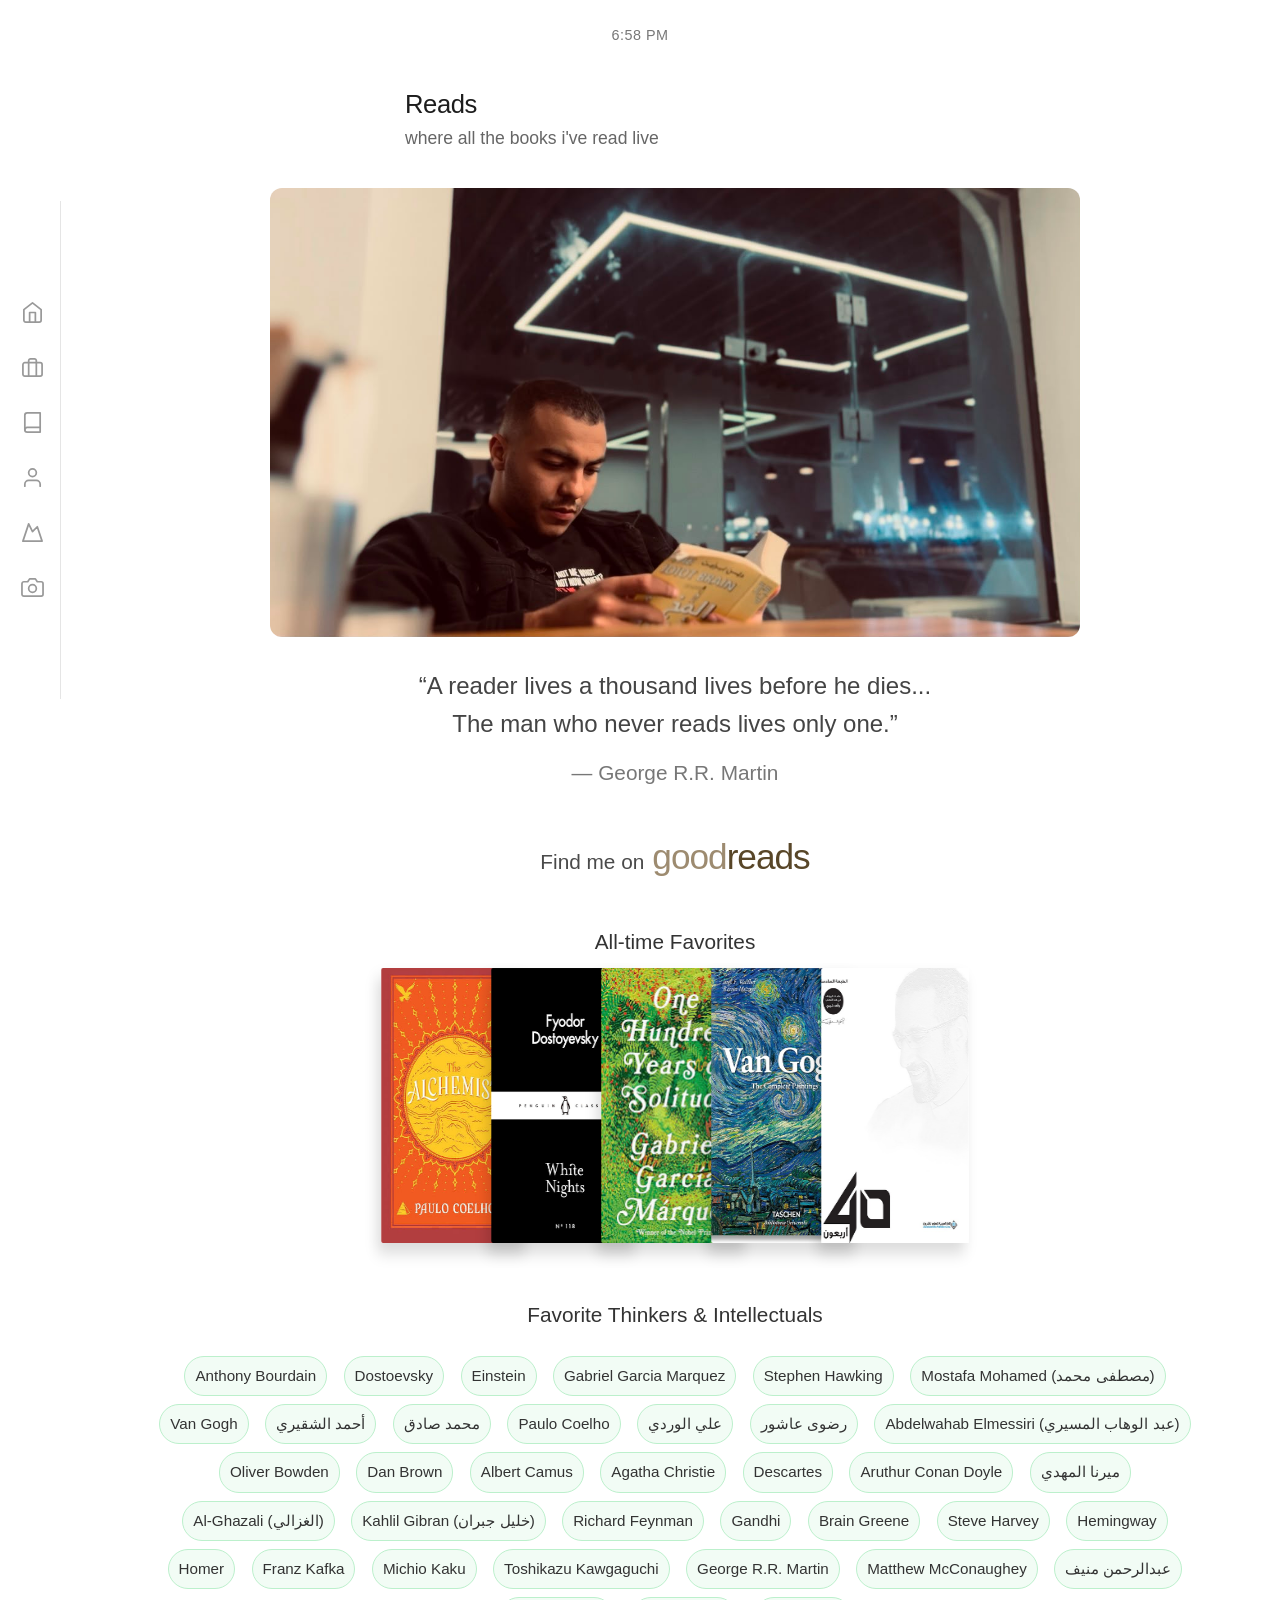
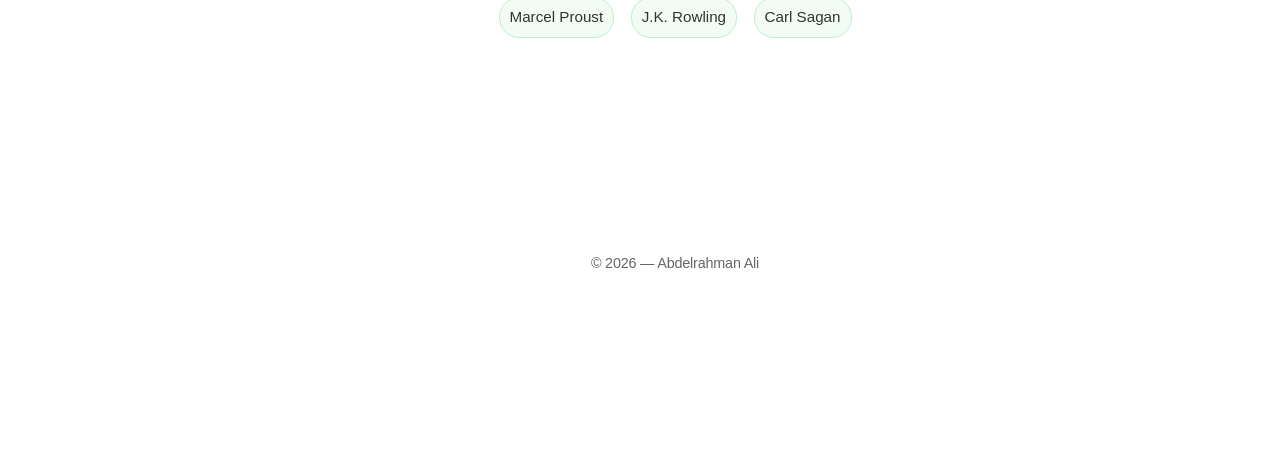
<file: reading.html>
<!DOCTYPE html>
<html lang="en">
<head>
  <meta charset="UTF-8">
  <meta name="viewport" content="width=device-width, initial-scale=1.0">
  <title>Reading — Abdelrahman Ali</title>
  <link rel="icon" href="favicon.png" type="image/png">
  <link rel="stylesheet" href="style.css">
</head>

<!-- body of Reading page -->
<body class="Reading-page">
  <!-- Left Navigation Sidebar -->
    <nav class="side-nav">
        <a href="index.html" data-tooltip="Home" aria-label="Home">
            <svg width="25" height="23" viewBox="0 0 24 24" fill="none" stroke="currentColor" stroke-width="1.8" stroke-linecap="round" stroke-linejoin="round"><path d="M3 9l9-7 9 7v11a2 2 0 0 1-2 2H5a2 2 0 0 1-2-2z"></path><polyline points="9 22 9 12 15 12 15 22"></polyline></svg>
        </a>
        <a href="work.html" data-tooltip="Work" aria-label="Work">
            <svg width="25" height="23" viewBox="0 0 24 24" fill="none" stroke="currentColor" stroke-width="1.8" stroke-linecap="round" stroke-linejoin="round"><rect x="2" y="7" width="20" height="14" rx="2" ry="2"></rect><path d="M16 21V5a2 2 0 0 0-2-2h-4a2 2 0 0 0-2 2v16"></path></svg>
        </a>
        <a href="reading.html" data-tooltip="Reading" aria-label="Reading">
            <svg width="25" height="23" viewBox="0 0 24 24" fill="none" stroke="currentColor" stroke-width="1.8" stroke-linecap="round" stroke-linejoin="round"><path d="M4 19.5A2.5 2.5 0 0 1 6.5 17H20"></path><path d="M6.5 2H20v20H6.5A2.5 2.5 0 0 1 4 19.5v-15A2.5 2.5 0 0 1 6.5 2z"></path></svg>
        </a>
        <a href="about.html" class="active" data-tooltip="About" aria-label="About">
            <svg width="25" height="23" viewBox="0 0 24 24" fill="none" stroke="currentColor" stroke-width="1.8" stroke-linecap="round" stroke-linejoin="round"><path d="M20 21v-2a4 4 0 0 0-4-4H8a4 4 0 0 0-4 4v2"></path><circle cx="12" cy="7" r="4"></circle></svg>
        </a>
        <a href="hobbies.html" data-tooltip="Impossible List" aria-label="Hobbies">
            <svg width="25" height="23" viewBox="0 0 24 24" fill="none" stroke="currentColor" stroke-width="1.8" stroke-linecap="round" stroke-linejoin="round"><path d="m8 3 4 8 5-5 5 15H2L8 3z"></path></svg>
        </a>
        <a href="photography.html" data-tooltip="Photography" aria-label="Photography">
            <svg width="25" height="23" viewBox="0 0 24 24" fill="none" stroke="currentColor" stroke-width="1.8" stroke-linecap="round" stroke-linejoin="round"><path d="M23 19a2 2 0 0 1-2 2H3a2 2 0 0 1-2-2V8a2 2 0 0 1 2-2h4l2-3h6l2 3h4a2 2 0 0 1 2 2z"></path><circle cx="12" cy="13" r="4"></circle></svg>
        </a>
    </nav>

    <!-- Main Content Container -->
    <div class="work-container">
        <!-- Clock -->
        <header class="clock-display">
            <span id="live-clock">6:40 PM</span>
        </header>
        <!-- Header Section -->
        <header class="work-header fade-in">
            <h1>Reads</h1>
            <p class="work-subtitle">where all the books i've read live</p>
        </header>

        <!-- Portrait Image Card -->
        <img src="reading.jpeg" alt="Reading" class="reads-hero-img">

        <!-- Quote Section -->
        <div class="reads-quote">
            <h2>“A reader lives a thousand lives before he dies... The man who never reads lives only one.”</h2>
            <p>— George R.R. Martin</p>
        </div>

        <!-- Goodreads Link -->
        <div class="goodreads-link-wrapper">
            <a href="https://www.goodreads.com/user/show/132739107-abdelrahman-ali" target="_blank" class="goodreads-link">
                <span class="find-text">Find me on</span>
                <span class="gr-logo">
                    <span class="good-part">good</span><span class="reads-part">reads</span>
                </span>
            </a>
        </div>

        <!-- All-Time Favorites Section -->
        <div class="favorites-section">
            <h3 class="favorites-title">All-time Favorites</h3>
            
            <div class="books-shelf">
                <!-- Book 1 -->
                <div class="book-wrapper">
                    <div class="book-3d">
                        <img src="book1-cover.jpg" alt="Book Cover" class="book-cover">
                    </div>
                </div>

                <!-- Book 2 -->
                <div class="book-wrapper">
                    <div class="book-3d">
                        <img src="book2-cover.jpg" alt="Book Cover" class="book-cover">
                    </div>
                </div>

                <!-- Book 3 -->
                <div class="book-wrapper">
                    <div class="book-3d">
                        <img src="book3-cover.jpg" alt="Book Cover" class="book-cover">
                    </div>
                </div>

                <!-- Book 4 -->
                <div class="book-wrapper">
                    <div class="book-3d">
                        <img src="book4-cover.jpg" alt="Book Cover" class="book-cover">
                    </div>
                </div>

                <!-- Book 5 -->
                <div class="book-wrapper">
                    <div class="book-3d">
                        <img src="book5-cover.jpg" alt="Book Cover" class="book-cover">
                        
                    </div>
                </div>
            </div>
        </div>

        <!-- Thinkers & Intellectuals Section -->
        <div class="thinkers-wrapper">
            
            <!-- Favorite Thinkers -->
            <section class="thinkers-section">
                <h3 class="thinkers-title">Favorite Thinkers & Intellectuals</h3>
                <div class="tags-center-container">
                    <span class="tag-pill tag-green">Anthony Bourdain</span>
                    <span class="tag-pill tag-green">Dostoevsky</span>
                    <span class="tag-pill tag-green">Einstein</span>
                    <span class="tag-pill tag-green">Gabriel Garcia Marquez</span>
                    <span class="tag-pill tag-green">Stephen Hawking</span>
                    <span class="tag-pill tag-green">Mostafa Mohamed (مصطفى محمد)</span>
                    <span class="tag-pill tag-green">Van Gogh</span>
                    <span class="tag-pill tag-green">أحمد الشقيري</span>
                    <span class="tag-pill tag-green">محمد صادق</span>
                    <span class="tag-pill tag-green">Paulo Coelho</span>
                    <span class="tag-pill tag-green">علي الوردي</span>
                    <span class="tag-pill tag-green">رضوى عاشور </span>
                    <span class="tag-pill tag-green">Abdelwahab Elmessiri (عبد الوهاب المسيري)</span>
                    <span class="tag-pill tag-green">Oliver Bowden</span>
                    <span class="tag-pill tag-green">Dan Brown</span>
                    <span class="tag-pill tag-green">Albert Camus</span>
                    <span class="tag-pill tag-green">Agatha Christie</span>
                    <span class="tag-pill tag-green">Descartes</span>
                    <span class="tag-pill tag-green">Aruthur Conan Doyle</span>
                    <span class="tag-pill tag-green">ميرنا المهدي</span>
                    <span class="tag-pill tag-green">Al-Ghazali (الغزالي)</span>
                    <span class="tag-pill tag-green">Kahlil Gibran (خليل جبران)</span>
                    <span class="tag-pill tag-green">Richard Feynman</span>
                    <span class="tag-pill tag-green">Gandhi</span>
                    <span class="tag-pill tag-green">Brain Greene</span>
                    <span class="tag-pill tag-green">Steve Harvey</span>
                    <span class="tag-pill tag-green">Hemingway</span>
                    <span class="tag-pill tag-green">Homer</span>
                    <span class="tag-pill tag-green">Franz Kafka</span>
                    <span class="tag-pill tag-green">Michio Kaku</span>
                    <span class="tag-pill tag-green">Toshikazu Kawgaguchi</span>
                    <span class="tag-pill tag-green">George R.R. Martin</span>
                    <span class="tag-pill tag-green">Matthew McConaughey</span>
                    <span class="tag-pill tag-green">عبدالرحمن منيف</span>
                    <span class="tag-pill tag-green">Marcel Proust</span>
                    <span class="tag-pill tag-green">J.K. Rowling</span>
                    <span class="tag-pill tag-green">Carl Sagan</span>
                    
                </div>
            </section>

        </div>

        <!-- Footer -->
        <footer class="site-footer">
            <p>&copy; 2026 — Abdelrahman Ali</p>
        </footer>
    </div>

    <script src="script.js"></script>
</body>
</html>
</file>
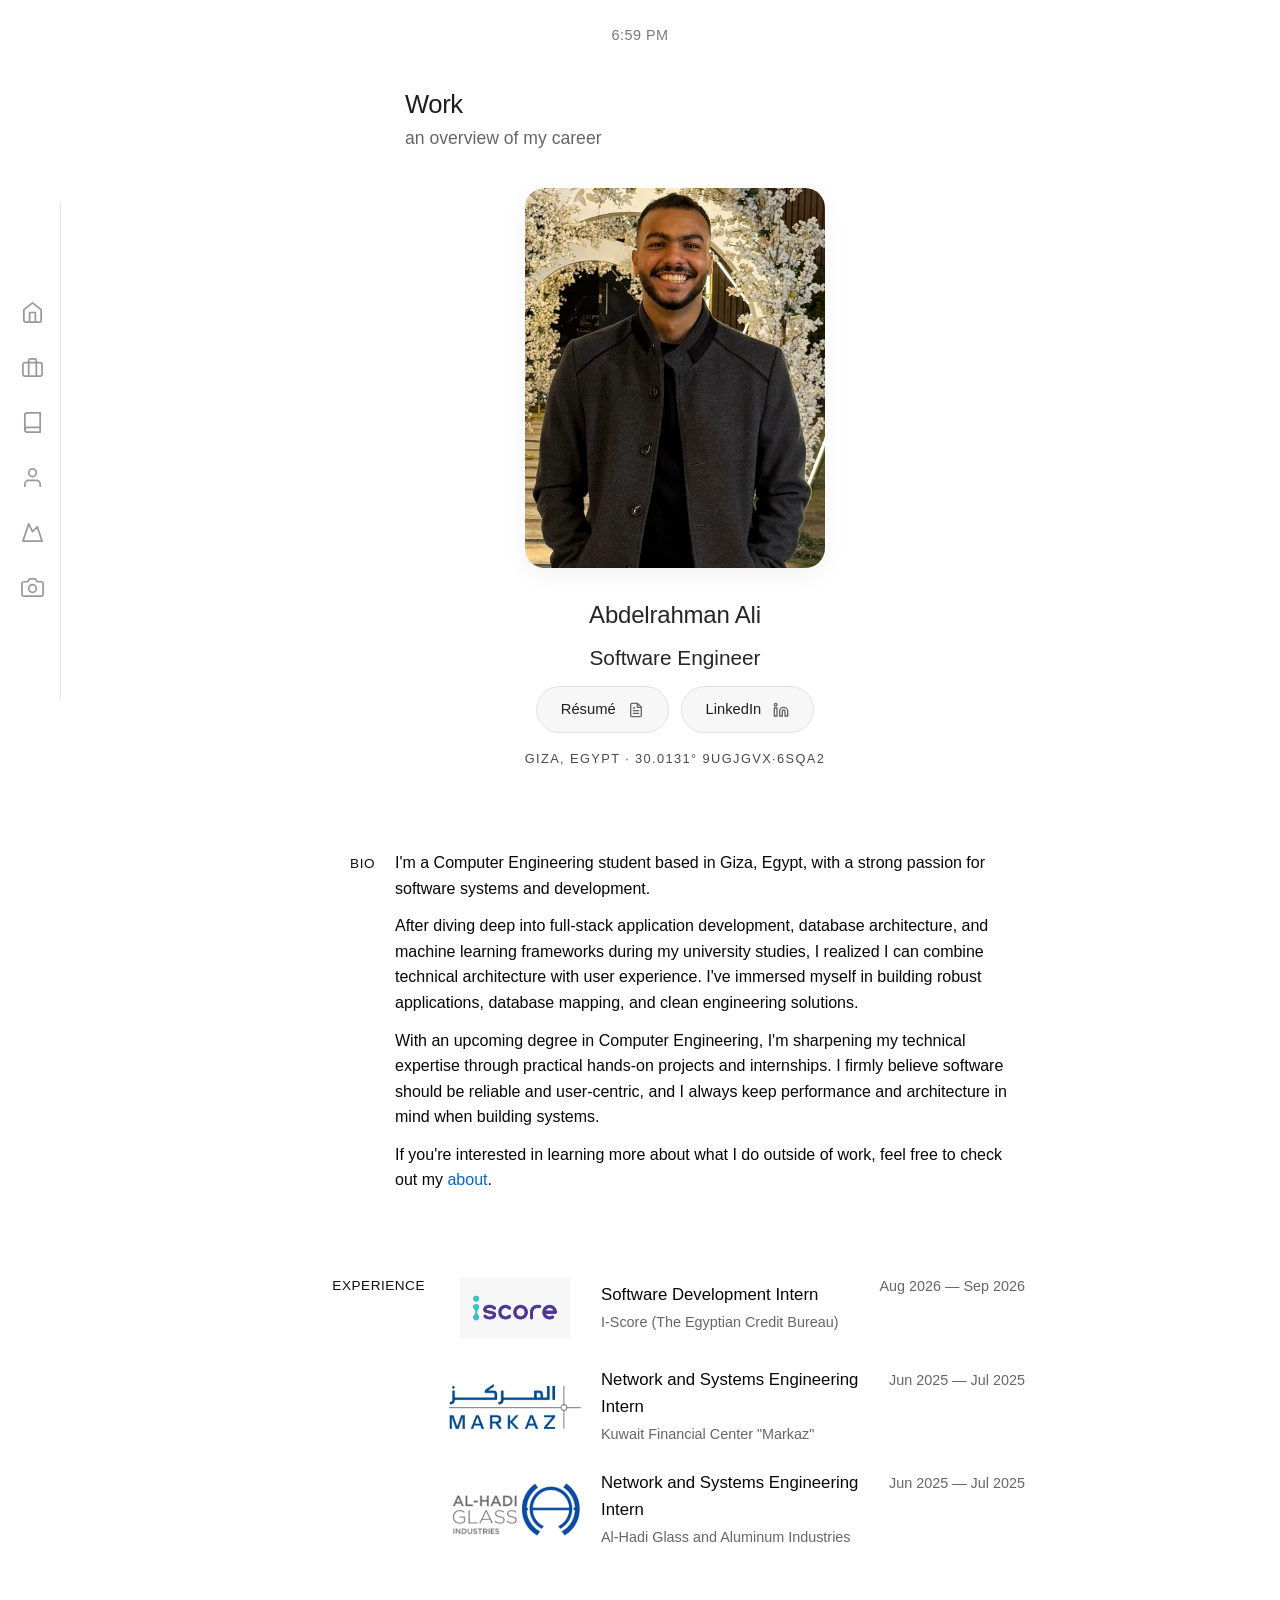
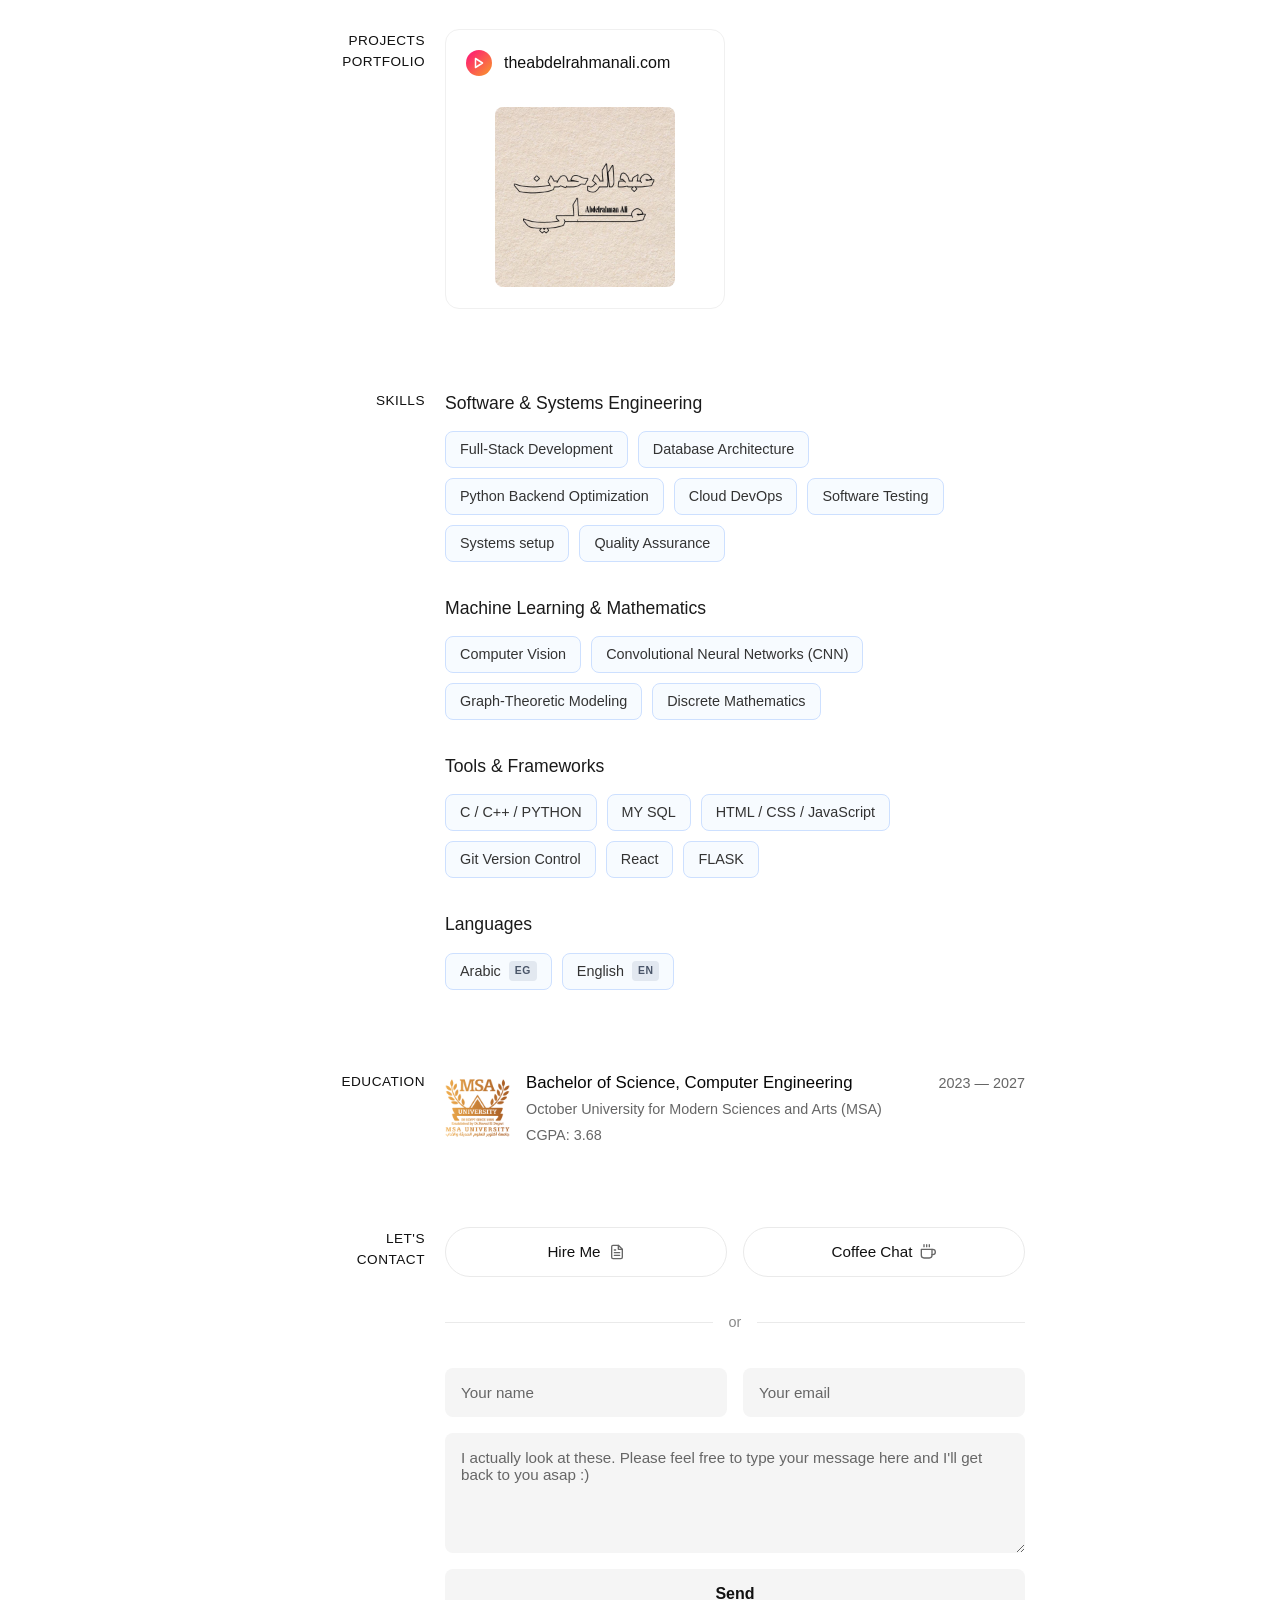
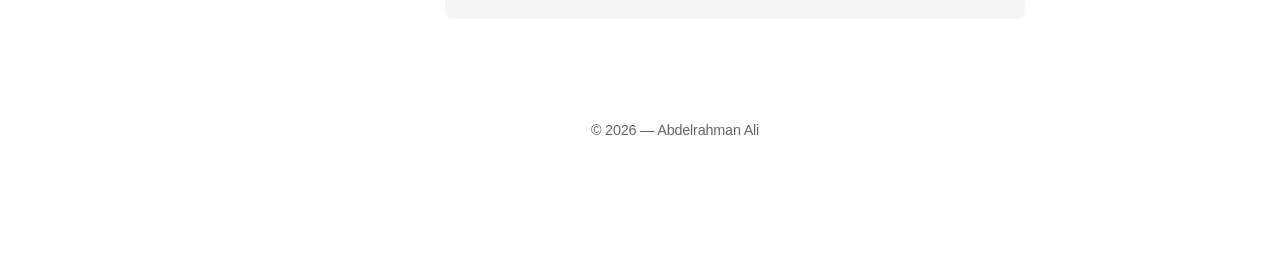
<file: work.html>
<!DOCTYPE html>
<html lang="en">
<head>
    <meta charset="UTF-8">
    <meta name="viewport" content="width=device-width, initial-scale=1.0">
    <title>Work — Abdelrahman Ali</title>
    <link rel="icon" href="favicon.png" type="image/png">
    <link rel="stylesheet" href="style.css">
</head>

<!-- body of work page -->
<body class="work-page">

    <!-- Left Navigation Sidebar -->
    <nav class="side-nav">
        <a href="index.html" data-tooltip="Home" aria-label="Home">
            <svg width="25" height="23" viewBox="0 0 24 24" fill="none" stroke="currentColor" stroke-width="1.8" stroke-linecap="round" stroke-linejoin="round"><path d="M3 9l9-7 9 7v11a2 2 0 0 1-2 2H5a2 2 0 0 1-2-2z"></path><polyline points="9 22 9 12 15 12 15 22"></polyline></svg>
        </a>
        <a href="work.html" data-tooltip="Work" aria-label="Work">
            <svg width="25" height="23" viewBox="0 0 24 24" fill="none" stroke="currentColor" stroke-width="1.8" stroke-linecap="round" stroke-linejoin="round"><rect x="2" y="7" width="20" height="14" rx="2" ry="2"></rect><path d="M16 21V5a2 2 0 0 0-2-2h-4a2 2 0 0 0-2 2v16"></path></svg>
        </a>
        <a href="reading.html" data-tooltip="Reading" aria-label="Reading">
            <svg width="25" height="23" viewBox="0 0 24 24" fill="none" stroke="currentColor" stroke-width="1.8" stroke-linecap="round" stroke-linejoin="round"><path d="M4 19.5A2.5 2.5 0 0 1 6.5 17H20"></path><path d="M6.5 2H20v20H6.5A2.5 2.5 0 0 1 4 19.5v-15A2.5 2.5 0 0 1 6.5 2z"></path></svg>
        </a>
        <a href="about.html" data-tooltip="About" aria-label="About">
            <svg width="25" height="23" viewBox="0 0 24 24" fill="none" stroke="currentColor" stroke-width="1.8" stroke-linecap="round" stroke-linejoin="round"><path d="M20 21v-2a4 4 0 0 0-4-4H8a4 4 0 0 0-4 4v2"></path><circle cx="12" cy="7" r="4"></circle></svg>
        </a>
        <a href="hobbies.html" data-tooltip="Impossible List" aria-label="Hobbies">
            <svg width="25" height="23" viewBox="0 0 24 24" fill="none" stroke="currentColor" stroke-width="1.8" stroke-linecap="round" stroke-linejoin="round"><path d="m8 3 4 8 5-5 5 15H2L8 3z"></path></svg>
        </a>
        <a href="photography.html" data-tooltip="Photography" aria-label="Photography">
            <svg width="25" height="23" viewBox="0 0 24 24" fill="none" stroke="currentColor" stroke-width="1.8" stroke-linecap="round" stroke-linejoin="round"><path d="M23 19a2 2 0 0 1-2 2H3a2 2 0 0 1-2-2V8a2 2 0 0 1 2-2h4l2-3h6l2 3h4a2 2 0 0 1 2 2z"></path><circle cx="12" cy="13" r="4"></circle></svg>
        </a>
    </nav>

    <!-- Main Content Container -->
    <div class="work-container">
        <!-- clock -->
        <header class="clock-display">
            <span id="live-clock">6:40 PM</span>
        </header>

        <!-- Header Section -->
        <header class="work-header fade-in">
            <h1>Work</h1>
            <p class="work-subtitle">an overview of my career</p>
        </header>

        <!-- Portrait Image Card -->
        <div class="work-hero-image fade-in">
            <img src="work.jpeg" alt="Abdelrahman Ali">
        </div>

        <!-- Bio & Title Info -->
        <div class="work-profile-info fade-in">
            <h2>Abdelrahman Ali</h2>
            <p class="role-title">Software Engineer</p>
        </div>

        <!-- Action Buttons Row -->
        <div class="work-actions fade-in">
            <a href="https://drive.google.com/file/d/1SjF3n8KElZDHYBPLzzZTVDUf1EWHBHCg/view?usp=sharing" class="action-btn" target="_blank" rel="noopener noreferrer">
                <span>Résumé</span>
                <svg width="16" height="16" viewBox="0 0 24 24" fill="none" stroke="currentColor" stroke-width="2" stroke-linecap="round" stroke-linejoin="round"><path d="M14 2H6a2 2 0 0 0-2 2v16a2 2 0 0 0 2 2h12a2 2 0 0 0 2-2V8z"></path><polyline points="14 2 14 8 20 8"></polyline><line x1="16" y1="13" x2="8" y2="13"></line><line x1="16" y1="17" x2="8" y2="17"></line><polyline points="10 9 9 9 8 9"></polyline></svg>
            </a>
            <a href="https://www.linkedin.com/in/abdelrahman-ali-mohamed-ahmed-b67b2340b" class="action-btn" target="_blank" rel="noopener noreferrer">
                <span>LinkedIn</span>
                <svg width="16" height="16" viewBox="0 0 24 24" fill="none" stroke="currentColor" stroke-width="2" stroke-linecap="round" stroke-linejoin="round"><path d="M16 8a6 6 0 0 1 6 6v7h-4v-7a2 2 0 0 0-2-2 2 2 0 0 0-2 2v7h-4v-7a6 6 0 0 1 6-6z"></path><rect x="2" y="9" width="4" height="12"></rect><circle cx="4" cy="4" r="2"></circle></svg>
            </a>
        </div>

        <!-- Location -->
        <div class="location-coords" id="location-text">GIZA, EGYPT &middot; 30.0131&deg; N, 31.2089&deg; E</div>
        </div>
        
        <!-- Bio Section -->
        <section class="work-bio-section fade-in">
            <div class="bio-label">BIO</div>
            <div class="bio-content">
                <p>I'm a Computer Engineering student based in Giza, Egypt, with a strong passion for software systems and development.</p>
                <p>After diving deep into full-stack application development, database architecture, and machine learning frameworks during my university studies, I realized I can combine technical architecture with user experience. I've immersed myself in building robust applications, database mapping, and clean engineering solutions.</p>
                <p>With an upcoming degree in Computer Engineering, I'm sharpening my technical expertise through practical hands-on projects and internships. I firmly believe software should be reliable and user-centric, and I always keep performance and architecture in mind when building systems.</p>
                <p>If you're interested in learning more about what I do outside of work, feel free to check out my <a href="about.html">about</a>.</p>
            </div>
        </section>

        <!-- Experience Section -->
        <section class="work-section fade-in">
            <div class="section-label">EXPERIENCE</div>
            <div class="section-content">

                <!-- New Experience Items : Iscore -->
                <div class="experience-item">
                    <div class="job-primary">
                        <div class="company-logo">
                            <img src="Iscore.jpg" alt="Iscore Logo" style="width: 100%; height: 100%; object-fit: contain; padding: 4px; background-color: #ffffff;">
                        </div>
                        <div class="job-details">
                            <h3 class="job-title">Software Development Intern</h3>
                            <p class="company-name">I-Score (The Egyptian Credit Bureau)</p>
                        </div>
                    </div>
                    <div class="job-dates">
                        Aug 2026 — Sep 2026
                    </div>
                </div>
                
                <!-- Experience Item 1: Markaz -->
                <div class="experience-item">
                    <div class="job-primary">
                        <div class="company-logo">
                            <img src="markaz.png" alt="Markaz Logo" style="width: 100%; height: 100%; object-fit: contain; padding: 4px; background-color: #ffffff;">
                        </div>
                        <div class="job-details">
                            <h3 class="job-title">Network and Systems Engineering Intern</h3>
                            <p class="company-name">Kuwait Financial Center "Markaz"</p>
                        </div>
                    </div>
                    <div class="job-dates">
                        Jun 2025 — Jul 2025
                    </div>
                </div>

                <!-- Experience Item 2: Al-Hadi Glass -->
                <div class="experience-item">
                    <div class="job-primary">
                        <div class="company-logo">
                            <img src="alhadi.png" alt="Al-Hadi Glass Logo" style="width: 100%; height: 100%; object-fit: contain; padding: 4px; background-color: #ffffff;">
                        </div>
                        <div class="job-details">
                            <h3 class="job-title">Network and Systems Engineering Intern</h3>
                            <p class="company-name">Al-Hadi Glass and Aluminum Industries</p>
                        </div>
                    </div>
                    <div class="job-dates">
                        Jun 2025 — Jul 2025
                    </div>
                </div>

            </div>
        </section>

        <!-- Projects Portfolio Section -->
        <section class="work-section fade-in">
            <div class="section-label">
                PROJECTS<br>PORTFOLIO
            </div>
            <div class="section-content">
                
                <div class="projects-grid">
                    
                    <!-- Project 1: Personal Website -->
                    <a href="#" class="project-card-visual">
                        <div class="project-top-bar">
                            <div class="project-icon" style="background: linear-gradient(135deg, #ff0f7b, #f89b29);">
                                <svg width="12" height="12" viewBox="0 0 24 24" fill="none" stroke="white" stroke-width="3" stroke-linecap="round" stroke-linejoin="round"><path d="M5 3l14 9-14 9V3z"></path></svg>
                            </div>
                            <h4 class="project-title">theabdelrahmanali.com</h4>
                        </div>
                        
                        <div class="project-graphic">
                            <img src="project.jpeg" alt="Abdelrahman Ali Calligraphy Animation" style="border-radius: 8px;">
                        </div>
                    </a>

                </div>

            </div>
        </section>

        <!-- Skills Section -->
        <section class="work-section fade-in">
            <div class="section-label">SKILLS</div>
            <div class="section-content">
                
                <div class="skills-container">

                    <!-- Category 1: Software & Systems -->
                    <div class="skill-category">
                        <h3>Software & Systems Engineering</h3>
                        <div class="skill-list">
                            <span class="skill-tag">Full-Stack Development</span>
                            <span class="skill-tag">Database Architecture</span>
                            <span class="skill-tag">Python Backend Optimization</span>
                            <span class="skill-tag">Cloud DevOps</span>
                            <span class="skill-tag">Software Testing</span>
                            <span class="skill-tag">Systems setup</span>
                            <span class="skill-tag">Quality Assurance</span>
                        </div>
                    </div>

                    <!-- Category 2: Machine Learning & Math -->
                    <div class="skill-category">
                        <h3>Machine Learning & Mathematics</h3>
                        <div class="skill-list">
                            <span class="skill-tag">Computer Vision</span>
                            <span class="skill-tag">Convolutional Neural Networks (CNN)</span>
                            <span class="skill-tag">Graph-Theoretic Modeling</span>
                            <span class="skill-tag">Discrete Mathematics</span>
                        </div>
                    </div>

                    <!-- Category 3: Tools & Frameworks -->
                    <div class="skill-category">
                        <h3>Tools & Frameworks</h3>
                        <div class="skill-list">
                            <span class="skill-tag">C / C++ / PYTHON</span>
                            <span class="skill-tag">MY SQL</span>
                            <span class="skill-tag">HTML / CSS / JavaScript</span>
                            <span class="skill-tag">Git Version Control</span>
                            <span class="skill-tag">React</span>
                            <span class="skill-tag">FLASK</span>
                        </div>
                    </div>

                    <!-- Category 4: Languages -->
                    <div class="skill-category">
                        <h3>Languages</h3>
                        <div class="skill-list">
                            <span class="skill-tag">Arabic <span class="lang-badge">EG</span></span>
                            <span class="skill-tag">English <span class="lang-badge">EN</span></span>
                        </div>
                    </div>

                </div>

            </div>
        </section>

        <!-- Education Section -->
        <section class="work-section fade-in">
            <div class="section-label">EDUCATION</div>
            <div class="section-content">
                
                <!-- Education 1(undergrade degree): MSA University -->
                    <div class="experience-item">
                        <div class="job-primary">
                            <div class="company-logo edu-logo">
                                <img src="MSA.png" alt="MSA University Logo">
                            </div>
                            <div class="job-details">
                                <h3 class="job-title">Bachelor of Science, Computer Engineering</h3>
                                <p class="company-name">October University for Modern Sciences and Arts (MSA)</p>
                                <p class="company-name">CGPA: 3.68</p>
                            </div>
                        </div>
                        <div class="job-dates">
                            2023 — 2027
                        </div>
                    </div>

            </div>
        </section>

        <!-- Contact Section -->
        <section id="work-specific-contact" class="work-section fade-in" style="margin-bottom: 20px;">
            <div class="section-label">Let's CONTACT</div>
            <div class="section-content">
                
                <div class="contact-actions">
                    <!-- Hire Me (Links to LinkedIn) -->
                    <a href="https://www.linkedin.com/in/abdelrahman-ali-mohamed-ahmed-b67b2340b" class="contact-btn" target="_blank" rel="noopener noreferrer">
                        Hire Me
                        <svg width="16" height="16" viewBox="0 0 24 24" fill="none" stroke="currentColor" stroke-width="2" stroke-linecap="round" stroke-linejoin="round"><path d="M14 2H6a2 2 0 0 0-2 2v16a2 2 0 0 0 2 2h12a2 2 0 0 0 2-2V8z"></path><polyline points="14 2 14 8 20 8"></polyline><line x1="16" y1="13" x2="8" y2="13"></line><line x1="16" y1="17" x2="8" y2="17"></line><polyline points="10 9 9 9 8 9"></polyline></svg>
                    </a>

                    <!-- Coffee Chat (links to my Cal.com page) -->
                    <a href="https://cal.eu/abdelrahmanali/coffeechat" class="contact-btn" target="_blank" rel="noopener noreferrer">
                        Coffee Chat
                        <svg width="16" height="16" viewBox="0 0 24 24" fill="none" stroke="currentColor" stroke-width="2" stroke-linecap="round" stroke-linejoin="round"><path d="M18 8h1a4 4 0 0 1 0 8h-1"></path><path d="M2 8h16v9a4 4 0 0 1-4 4H6a4 4 0 0 1-4-4V8z"></path><line x1="6" y1="1" x2="6" y2="4"></line><line x1="10" y1="1" x2="10" y2="4"></line><line x1="14" y1="1" x2="14" y2="4"></line></svg>
                    </a>
                </div>

                <div class="contact-divider">
                    <span>or</span>
                </div>

                <!-- Email Form -->
                <!-- links to formspree.io -->
                <form class="contact-form" action="https://formspree.io/f/xrendryr" method="POST">
                    <div class="form-row">
                        <input type="text" name="name" placeholder="Your name" required>
                        <input type="email" name="email" placeholder="Your email" required>
                    </div>
                    <textarea name="message" placeholder="I actually look at these. Please feel free to type your message here and I'll get back to you asap :)" required></textarea>
                    <button type="submit" class="submit-btn">Send</button>
                </form>

            </div>
        </section>

        <!-- Footer -->
        <footer class="site-footer">
            <p>&copy; 2026 — Abdelrahman Ali</p>
        </footer>

    </div> 

    <script src="script.js"></script>
</body>
</html>
</file>
<file: style.css>
/* =======================================================
   BASE STYLES & RESET
   ======================================================= */
* {
    margin: 0;
    padding: 0;
    box-sizing: border-box;
}

body {
    background-color: #ffffff;
    color: #111111;
    font-family: 'Inter', sans-serif;
    line-height: 1.6;
    padding: 30px 20px 80px 20px;
}

.container {
    max-width: 900px;
    margin: 0 auto;
}

/* =======================================================
   CLOCK HEADER
   ======================================================= */
.clock-display {
    text-align: center;
    font-size: 0.8rem;
    color: #666666;
    letter-spacing: 0.5px;
    margin-bottom: 50px;
    font-weight: 500;
}

/* =======================================================
   Home Page
   ======================================================= */
/* =======================================================
   1. HOME page - page and photo LAYOUT & TYPOGRAPHY
   ======================================================= */
.hero {
    display: flex;
    align-items: center;
    justify-content: space-between;
    gap: 80px;
    margin-top: 20px;
    margin-bottom: 90px;
}

.hero-text {
    flex: 1;
    display: flex;
    flex-direction: column;
    justify-content: center;
}

h1 {
    font-size: 3.4rem;
    font-weight: 700;
    letter-spacing: -1.8px;
    color: #111111;
    margin-bottom: 2px;
    line-height: 1.1;
}

.subtitle {
    font-size: 2.1rem;
    color: #222222;
    margin-bottom: 14px;
    font-weight: 400;
    height: 54px; 
    overflow: hidden;
    display: flex;
    align-items: center;
}

.flip-container {
    display: inline-block;
    position: relative;
    height: 100%;
    width: 450px; 
}

.flip-container .word {
    position: absolute;
    top: 0;
    left: 0;
    width: 100%;
    font-weight: 500;
    color: #000000;
    opacity: 0;
    transform: translateY(25px); 
    transition: opacity 0.4s ease, transform 0.4s ease;
}

.flip-container .word.active {
    opacity: 1;
    transform: translateY(0);
}

.flip-container .word.exit {
    opacity: 0;
    transform: translateY(-25px);
}

.hero-image-wrapper {
    flex: 0 0 360px;
}

.hero-img {
    width: 100%;
    height: 480px;
    object-fit: cover;
    border-radius: 18px;
    display: block;
}

/* =======================================================
   2. HOME page - Social Icons Row & resume button
   ======================================================= */
.social-links {
    display: flex;
    gap: 18px; 
    margin-bottom: 14px;
    align-items: center;
}

.social-links a {
    color: #999999;
    display: flex;
    align-items: center;
    transition: color 0.2s ease;
}

.social-links a:hover {
    color: #111111;
}

.location-coords {
    font-size: 0.8rem;
    color: #494949;
    letter-spacing: 1.4px;
    text-transform: uppercase;
    margin-top: 16px; 
}

.resume-button {
  display: inline-block;
  margin: 15px 0 10px 0;
  padding: 8px 18px;
  background-color: #efeded;
  color: #fff;
  border-radius: 100px;
  text-decoration: none;
  font-size: 14px;
  font-weight: 500;
  letter-spacing: 0.3px;
  transition: all 0.2s ease;
}

.resume-button:hover {
  background-color: #ffffff;
  transform: translateY(-1px);
}

/* =======================================================
   3. HOME page - UPDATES SECTION STYLING 
   ======================================================= */
.updates-section {
    display: flex;
    align-items: flex-start;
    margin-top: 60px;
    padding-bottom: 80px;
    font-family: inherit;
}

.updates-title {
    font-size: 0.9rem;
    font-weight: 600;
    letter-spacing: 1.5px;
    color: #716d6d;
    width: 140px;
    text-transform: uppercase;
}

.updates-list {
    flex: 1;
    display: flex;
    flex-direction: column;
    gap: 32px; 
}

.update-item {
    display: flex;
    align-items: flex-start;
    text-decoration: none;
    color: inherit;
    transition: opacity 0.2s ease;
}

.update-item:not(.static-update):hover {
    opacity: 0.75;
}

.update-date {
    width: 110px;
    font-size: 0.95rem;
    color: #555555;
    font-weight: 400;
}

.update-content {
    flex: 1;
    display: flex;
    flex-direction: column;
    gap: 8px;
}

.update-content p {
    font-size: 0.95rem;
    color: #1a1a1a;
    line-height: 1.5;
    margin: 0;
}

.update-tag {
    align-self: flex-start;
    font-size: 0.65rem;
    font-weight: 600;
    letter-spacing: 0.8px;
    color: #0070f3; 
    border: 1px solid #b3d7ff; 
    background-color: #f0f7ff; 
    padding: 3px 8px;
    border-radius: 6px;
    text-transform: uppercase;
}

/* =======================================================
   ANIMATIONS
   ======================================================= */
.fade-in {
    opacity: 0;
    transform: translateY(12px);
    transition: opacity 0.6s ease, transform 0.6s ease;
}

.fade-in.visible {
    opacity: 1;
    transform: translateY(0);
}

a.timeline-item {
    text-decoration: none;
    color: inherit;
    display: flex;
    cursor: pointer;
}

/* =======================================================
   SIDEBAR NAVIGATION (5-Item Layout Adjustments)
   ======================================================= */
.side-nav {
    position: fixed;
    left: 20px;
    top: 50%;
    transform: translateY(-50%);
    display: flex;
    flex-direction: column;
    gap: 32px; 
    z-index: 100;
}

.side-nav::after {
    content: '';
    position: absolute;
    left: 40px; 
    top: -100px;
    bottom: -100px;
    width: 1px;
    background-color: #e5e5e5;
}

.side-nav a {
    color: #999999;
    transition: color 0.2s ease;
    display: flex;
    align-items: center;
    justify-content: center;
    position: relative;
    z-index: 2;
}

.side-nav a:hover {
    color: #111111;
}

.side-nav a {
    position: relative;
}

.side-nav a::before {
    content: attr(data-tooltip);
    position: absolute;
    left: 42px; /* Sits right next to the 25px icon */
    top: 50%;
    transform: translateY(-50%);
    background-color: #ffffff;
    color: #222222;
    padding: 5px 10px;
    border-radius: 6px;
    font-size: 0.85rem;
    font-weight: 500;
    white-space: nowrap;
    box-shadow: 0 2px 8px rgba(0, 0, 0, 0.08);
    border: 1px solid #eaeaea;
    opacity: 0;
    visibility: hidden;
    transition: opacity 0.15s ease, visibility 0.15s ease;
    pointer-events: none;
    z-index: 101;
}

.side-nav a:hover::before {
    opacity: 1;
    visibility: visible;
}

body {
    padding-left: 90px;
}

/* =======================================================
   SITE FOOTER
   ======================================================= */
.site-footer {
    text-align: center;
    margin-top: 100px;
    padding-bottom: 40px;
    font-size: 0.9rem;
    color: #666666;
    font-weight: 400;
    letter-spacing: -0.2px;
}
/*=====================================================================================================================================================

/* =======================================================
   Work Page
   ======================================================= */
   /* =======================================================
   1. WORK page - page and photo LAYOUTs & TYPOGRAPHY
   ======================================================= */
.work-page {
    position: relative;
    min-height: 100vh;
}

#live-clock {
    position: absolute;
    top: 24px;
    left: 50%;
    transform: translateX(-50%);
    font-size: 0.9rem;
    color: #777777;
    font-weight: 400;
    font-variant-numeric: tabular-nums;
    z-index: 50;
    white-space: nowrap;
}

.work-container {
    width: 100%;
    max-width: 580px;
    padding: 10px 20px 80px 20px; 
    margin: 0 auto;
    display: flex;
    flex-direction: column;
    align-items: center;
    text-align: center;
}

.work-hero-image {
    width: 100%;
    max-width: 300px;
    height: 380px;
    border-radius: 20px;
    overflow: hidden;
    margin-left: auto;      
    margin-right: auto;     
    margin-bottom: 28px;
    box-shadow: 0 8px 24px rgba(0, 0, 0, 0.05);
}

.work-hero-image img {
    width: 100%;
    height: 100%;
    object-fit: cover;
    display: block;
}
.work-header {
    width: 100%;
    text-align: left;
    margin-bottom: 36px;
}

.work-header h1 {
    font-size: 1.60rem;
    font-weight: 400;
    color: #1d1d1d;
    letter-spacing: -0.4px;
    margin: 0 0 6px 0;
}

.work-subtitle {
    font-size: 1.1rem;
    color: #666666;
    font-weight: 400;
    margin: 0;
}

.work-profile-info {
    width: 100%;
    text-align: center;
    margin-bottom: 12px;
}

.work-profile-info h2 {
    font-size: 1.50rem;
    font-weight: 500;
    color: #272626;
    letter-spacing: -0.2px;
    margin: 0 0 6px 0;
}

.role-title {
    font-size: 1.3rem;
    color: #272626;
    font-weight: 400;
    margin: 0;
}

/* =======================================================
   2. WORK page - buttons
   ======================================================= */
.work-actions {
    display: flex;
    justify-content: center;
    gap: 12px;
    width: 100%;
    margin-bottom: 0px;
}

.action-btn {
    display: inline-flex;
    align-items: center;
    gap: 12px;
    padding: 11px 24px;
    background-color: #f7f7f8;
    border: 1px solid #e2e2e5;
    border-radius: 50px;
    color: #1f1f1f;
    font-size: 0.92rem;
    font-weight: 500;
    text-decoration: none;
    transition: background-color 0.2s ease, border-color 0.2s ease;
}

.action-btn:hover {
    background-color: #f0f0f2;
    border-color: #d0d0d5;
}

.action-btn svg {
    color: #666666;
}

/* =======================================================
   3. WORK page - BIO styling 
   ======================================================= */
.work-bio-section {
    display: flex;
    align-items: flex-start;
    justify-content: flex-start;
    width: 100%;
    max-width: 650px; 
    margin: -40px auto 80px auto;
    text-align: left;
    gap: 20px; 
}

.bio-label, 
.section-label {
    font-size: 0.85rem;
    font-weight: 500;
    letter-spacing: 0.5px;
    color: #111111;
    width: 50px; /* Gives 'EXPERIENCE' plenty of room to stretch to the left */
    flex-shrink: 0;
    padding-top: 2.7px;
    text-transform: uppercase;
    text-align: right; /* This pins the 'O' and 'E' perfectly on the same vertical line */
}

.bio-content {
    flex: 1;
    display: flex;
    flex-direction: column;
    gap: 12px;
}

.bio-content p {
    font-size: 1.05 rem;
    line-height: 1.6;
    color: #070707;
    margin: 0;
    font-family: -apple-system, BlinkMacSystemFont, "Segoe UI", Roboto, Helvetica, Arial, sans-serif;
}

.bio-content a {
    color: #0066cc;
    text-decoration: none;
}

.bio-content a:hover {
    text-decoration: underline;
}

/* =======================================================
   4. WORK page - EXPERIENCE & PROJECTS SECTIONS
   ======================================================= */
.work-bio-section, 
.work-section {
    display: flex;
    align-items: flex-start;
    justify-content: flex-start;
    width: 80%;
    max-width: 700px; 
    margin: 0 auto 80px auto;
    text-align: left;
    gap: 20px;
}

.section-label {
    font-size: 0.85rem;
    font-weight: 500;
    letter-spacing: 0.5px;
    color: #111111;
    width: 100px; /* Ensures longer words like 'EXPERIENCE' fit without breaking alignment */
    flex-shrink: 0;
    padding-top: 2.7px;
    text-transform: uppercase;
}

.section-content {
    flex: 1;
    display: flex;
    flex-direction: column;
    gap: 24px;
}

.experience-item {
    display: flex;
    justify-content: space-between;
    align-items: flex-start;
    width: 100%;
}

.job-primary {
    display: flex;
    align-items: center;
    gap: 16px;
}

.company-logo {
    width: 140px;
    height: 70px;
    flex-shrink: 0;
    background-color: #f0f0f2;
    border-radius: 10px;
    display: flex;
    align-items: center;
    justify-content: center;
    overflow: hidden;
}

.job-details {
    display: flex;
    flex-direction: column;
    gap: 2px;
}

.job-title {
    font-family: -apple-system, BlinkMacSystemFont, "Segoe UI", Roboto, Helvetica, Arial, sans-serif;
    font-size: 1.05rem;
    font-weight: 500;
    color: #070707;
    margin: 0;
}

.company-name, 
.job-dates {
    font-family: -apple-system, BlinkMacSystemFont, "Segoe UI", Roboto, Helvetica, Arial, sans-serif;
    font-size: 0.9rem;
    color: #666666;
    margin: 0;
}

.job-dates {
    font-variant-numeric: tabular-nums;
    text-align: right;
    padding-top: 2px;
    white-space: nowrap;
    margin-left: 16px;
}

.projects-grid {
    display: grid;
    grid-template-columns: 1fr 1fr;
    gap: 20px;
    width: 100%;
}

.section-label {
    line-height: 1.5;
}

.project-card-visual {
    background-color: #ffffff;
    border: 1px solid #f0f0f0;
    border-radius: 14px;
    padding: 20px;
    display: flex;
    flex-direction: column;
    text-decoration: none;
    transition: transform 0.2s ease, box-shadow 0.2s ease;
    min-height: 280px; 
}

.project-card-visual:hover {
    transform: translateY(-4px);
    box-shadow: 0 10px 30px rgba(0, 0, 0, 0.05);
}

.project-top-bar {
    display: flex;
    align-items: center;
    gap: 12px;
    margin-bottom: 30px; 
}

.project-icon {
    width: 26px;
    height: 26px;
    border-radius: 50%;
    display: flex;
    align-items: center;
    justify-content: center;
    flex-shrink: 0;
}

.project-title {
    font-family: -apple-system, BlinkMacSystemFont, "Segoe UI", Roboto, Helvetica, Arial, sans-serif;
    font-size: 1rem;
    font-weight: 500;
    color: #111111;
    margin: 0;
}

.project-graphic {
    flex: 1;
    display: flex;
    align-items: center;
    justify-content: center;
    width: 100%;
}

.project-graphic img {
    max-width: 100%;
    max-height: 180px;
    object-fit: contain;
}

/* =======================================================
   5. WORK page - SKILLS SECTION
   ======================================================= */
.skills-container {
    display: flex;
    flex-direction: column;
    gap: 32px;
}

.skill-category {
    display: flex;
    flex-direction: column;
    gap: 14px;
}

.skill-category h3 {
    font-family: -apple-system, BlinkMacSystemFont, "Segoe UI", Roboto, Helvetica, Arial, sans-serif;
    font-size: 1.1rem;
    font-weight: 400;
    color: #1a1a1a;
    margin: 0;
}

.skill-list {
    display: flex;
    flex-wrap: wrap;
    gap: 10px;
}

.skill-tag {
    font-family: -apple-system, BlinkMacSystemFont, "Segoe UI", Roboto, Helvetica, Arial, sans-serif;
    font-size: 0.9rem;
    color: #333333;
    background-color: #f7fbff; 
    border: 1px solid #cde0ff; 
    padding: 6px 14px;
    border-radius: 8px; 
    display: inline-flex;
    align-items: center;
    gap: 8px;
    transition: background-color 0.2s ease;
}

.skill-tag:hover {
    background-color: #ebf4ff;
}

.lang-badge {
    font-size: 0.65rem;
    font-weight: 600;
    color: #4a5568;
    background-color: #e2e8f0;
    padding: 2px 6px;
    border-radius: 4px;
    letter-spacing: 0.5px;
}

/* =======================================================
   6. WORK page - EDUCATION SECTION
   ======================================================= */
.edu-logo {
    width: 65px; 
    height: 65px;
    background-color: transparent !important; 
    padding: 0 !important; 
    border-radius: 0;
}

.edu-logo img {
    width: 200%;
    height: 170%;
    object-fit: contain; 
    background-color: transparent;
}

/* =======================================================
   7.  WORK page - CONTACT SECTION
   ======================================================= */
.contact-actions {
    display: flex;
    gap: 16px;
    width: 100%;
}

.contact-btn {
    flex: 1;
    display: flex;
    align-items: center;
    justify-content: center;
    gap: 8px;
    padding: 12px 24px;
    background-color: #ffffff;
    border: 1px solid #eaeaea;
    border-radius: 50px;
    color: #111111;
    font-size: 0.95rem;
    font-weight: 400;
    text-decoration: none;
    transition: all 0.2s ease;
}

.contact-btn:hover {
    background-color: #f9f9f9;
    border-color: #dcdcdc;
}

.contact-btn svg {
    color: #666666;
}

.contact-divider {
    display: flex;
    align-items: center;
    text-align: center;
    color: #888888;
    font-size: 0.9rem;
    margin: 10px 0;
}

.contact-divider::before,
.contact-divider::after {
    content: '';
    flex: 1;
    border-bottom: 1px solid #eaeaea;
}

.contact-divider span {
    padding: 0 16px;
}

.contact-form {
    display: flex;
    flex-direction: column;
    gap: 16px;
    width: 100%;
}

.form-row {
    display: flex;
    gap: 16px;
    width: 100%;
}

.contact-form input,
.contact-form textarea {
    width: 100%;
    padding: 16px;
    background-color: #f5f5f5;
    border: 1px solid transparent;
    border-radius: 8px;
    font-family: inherit;
    font-size: 0.95rem;
    color: #111111;
    outline: none;
    transition: border-color 0.2s ease;
}

.contact-form input::placeholder,
.contact-form textarea::placeholder {
    color: #666666;
}

.contact-form input:focus,
.contact-form textarea:focus {
    border-color: #cccccc;
    background-color: #f0f0f0;
}

.contact-form textarea {
    min-height: 140px;
    resize: vertical;
}

.submit-btn {
    width: 100%;
    padding: 16px;
    background-color: #f5f5f5;
    color: #111111;
    border: none;
    border-radius: 8px;
    font-size: 1rem;
    font-weight: 600;
    cursor: pointer;
    transition: background-color 0.2s ease;
}

.submit-btn:hover {
    background-color: #ebebeb;
}

/* =======================================================
   FIXED LEFT ICON BAR (Corrected Layout Overlay)
   ======================================================= */
.top-clock {
    position: absolute;
    left: 50%;
    transform: translateX(-50%);
    top: 15px;
    font-size: 0.85rem;
    color: #888888;
    font-weight: 400;
    letter-spacing: 0.5px;
    z-index: 100;
}

.left-icon-bar {
    position: fixed;
    left: 24px;
    top: 50%;
    transform: translateY(-50%);
    display: flex;
    flex-direction: column;
    gap: 8px;
    z-index: 1000;
    background: #ffffff;
    padding: 6px;
    border-radius: 10px;
    border: 1px solid #eaeaea;
    box-shadow: 0 4px 12px rgba(0, 0, 0, 0.03);
}

.icon-btn {
    width: 32px;
    height: 32px;
    display: flex;
    align-items: center;
    justify-content: center;
    color: #777777;
    border-radius: 6px;
    transition: background-color 0.15s ease, color 0.15s ease;
}

.icon-btn:hover {
    background-color: #f5f5f5;
    color: #111111;
}

.icon-btn.active-icon {
    color: #111111;
    background-color: #f0f0f0;
}

/* =======================================================
   ABOUT PAGE 
   ======================================================= */
   /* =======================================================
   1.  ABOUT page - page and photo LAYOUTs & TYPOGRAPHY
   ======================================================= */
.about-page .work-container {
    max-width: 800px !important; 
}

.about-page .work-header {
    text-align: left !important;
    margin: -20px 0 30px 160px !important; 
    padding: 0 !important;
}

.about-section {
    display: flex !important;
    gap: 35px !important; 
    margin-top: 0px !important; 
    margin-bottom: 60px !important;
    align-items: flex-start !important;
}

.about-section .section-label {
    width: 130px !important; 
    flex-shrink: 0 !important;
    font-size: 0.85rem !important;
    color: #3c3c3c !important;
    text-transform: uppercase !important;
    letter-spacing: 1.5px !important;
    text-align: right !important; 
    margin-top: 5px !important; 
}

.about-section .section-content {
    flex-grow: 1 !important;
    width: 100% !important;
    max-width: 700px !important;
}

.about-hero-img {
    display: block !important;
    margin: 0 0 15px 0 !important; 
    width: 100% !important;
    aspect-ratio: 15 / 10 !important; 
    object-fit: cover !important; 
    object-position: center bottom !important; 
    border-radius: 12px !important;
}

.about-text {
    width: 100% !important; 
    margin-left: 0 !important; 
    max-width: 100% !important; 
}

.about-text a {
    color: #2b74c9 !important; 
    text-decoration: none !important; 
}

.about-text a:hover {
    text-decoration: underline !important;
}

.about-text p {
    text-align: justify !important; 
    font-size: 1.05rem !important;
    line-height: 1.3 !important;
    color: #333333 !important;
    margin-bottom: 15px !important;
}

.about-text p:last-child {
    margin-bottom: 0 !important;
}

/* =======================================================
   2.  ABOUT page - PILL TAGS STYLES (HOBBIES, YES, NO)
   ======================================================= */
.about-section.align-tags {
    display: flex !important;
    flex-direction: row !important;
    justify-content: flex-start !important;
    align-items: flex-start !important;
    gap: 35px !important; 
    margin-bottom: 40px !important;
}

.align-tags .section-label {
    width: 130px !important; 
    flex-shrink: 0 !important;
    text-align: right !important; 
    margin-top: 8px !important; 
}

.align-tags .tags-container {
    display: flex !important;
    flex-direction: row !important;
    flex-wrap: wrap !important;
    justify-content: flex-start !important;
    align-items: flex-start !important;
    gap: 12px !important;
    width: 100% !important; 
    max-width: 850px !important; 
    margin-left: 0 !important; 
}

.tag-pill {
    padding: 8px 21px !important;
    border-radius: 20px !important;
    font-size: 0.95rem !important;
    color: #333333 !important;
    display: inline-flex !important;
    align-items: center !important;
    gap: 8px !important; 
    background-color: #ffffff !important; 
    margin: 0 !important;
    white-space: nowrap !important;
}

.tag-green {
    background-color: #f2fcf5 !important;
    border: 1px solid #bcf0cc !important;
}

.tag-red {
    background-color: #fff5f2 !important;
    border: 1px solid #ffd4c4 !important;
}

.tag-blue {
    background-color: #f4f9ff !important;
    border: 1px solid #c2defc !important;
}

/* =======================================================
   3.  ABOUT page - COUNTRIES & EDC STYLES
   ======================================================= */
.countries-row {
    display: flex !important;
    align-items: flex-start !important;
    gap: 35px !important; 
    margin-bottom: 40px !important;
}

.countries-row .section-label {
    width: 130px !important; 
    flex-shrink: 0 !important;
    text-transform: uppercase !important;
    font-size: 0.85rem !important;
    color: #333333 !important;
    letter-spacing: 1.5px !important;
    line-height: 1.4 !important;
    text-align: right !important; 
    margin-top: 8px !important;
}

.countries-container {
    display: flex !important;
    flex-wrap: wrap !important;
    gap: 12px !important;
    width: 100% !important;
    max-width: 900px !important;
}

.tag-country {
    background-color: #ffffff !important;
    border: 1px solid #c2defc !important;
    padding: 8px 16px !important;
    border-radius: 20px !important;
    font-size: 0.95rem !important;
    color: #333333 !important;
    display: inline-flex !important;
    align-items: center !important;
    gap: 6px !important;
    white-space: nowrap !important;
}

.country-code {
    font-size: 0.75rem !important;
    color: #666666 !important;
    font-weight: 500 !important;
}

.edc-row {
    display: flex !important;
    align-items: flex-start !important;
    gap: 35px !important; 
    margin-bottom: 60px !important;
}

.edc-row .section-label {
    width: 50px !important; 
    flex-shrink: 0 !important;
    text-transform: uppercase !important;
    font-size: 0.85rem !important;
    color: #333333 !important;
    letter-spacing: 1.5px !important;
    text-align: right !important; 
    margin-top: 2.5px !important;
}

.edc-main-container {
    width: 100% !important;
    max-width: 850px !important;
}

.edc-title {
    font-size: 1.2rem !important;
    font-weight: 500 !important;
    color: #333333 !important;
    margin-bottom: -10px !important;
    text-align: left !important;
}

.edc-cards-grid {
    display: flex !important;
    flex-wrap: wrap !important;
    gap: 15px !important;
    justify-content: flex-start !important;
}

.edc-card-item {
    background-color: #f7f7f7 !important;
    border-radius: 12px !important;
    padding: 10px 5px !important;
    width: 160px !important;
    display: flex !important;
    flex-direction: column !important;
    align-items: center !important;
    justify-content: space-between !important;
    text-align: center !important;
}

.edc-card-item img {
    max-width: 100% !important;
    height: 110px !important;
    object-fit: contain !important;
    margin-bottom: 15px !important;
}

.edc-card-item p {
    font-size: 0.85rem !important;
    line-height: 1.4 !important;
    color: #555555 !important;
    margin: 0 !important;
    text-align: center !important;
}

/* =======================================================
   4. ABOUT page - CONTACT SECTION
   ======================================================= */
.contact-section {
  display: flex;
  gap: 3rem;
  max-width: 800px;
  font-family: sans-serif;
}

.contact-label {
  font-size: 0.9rem;
  font-weight: 500;
  letter-spacing: 1px;
  color: #333;
  width: 120px; 
}

.contact-content {
  flex: 1;
}

.button-group {
  display: flex;
  gap: 1rem;
}

.pill-btn {
  flex: 1;
  text-align: center;
  padding: 0.8rem 1.5rem;
  border: 1px solid #eaeaea;
  border-radius: 50px;
  text-decoration: none;
  color: #333;
  font-size: 0.95rem;
  transition: border-color 0.2s ease;
}

.pill-btn:hover {
  border-color: #ccc;
}

.divider {
  display: flex;
  align-items: center;
  text-align: center;
  color: #999;
  margin: 2rem 0;
  font-size: 0.9rem;
}

.divider::before,
.divider::after {
  content: '';
  flex: 1;
  border-bottom: 1px solid #eaeaea;
}

.divider span {
  padding: 0 1rem;
}

.contact-form {
  display: flex;
  flex-direction: column;
  gap: 1rem;
}

.input-row {
  display: flex;
  gap: 1rem;
}

.contact-form input,
.contact-form textarea {
  width: 100%;
  padding: 1rem;
  background-color: #f5f5f5;
  border: none;
  border-radius: 8px;
  font-size: 0.95rem;
  font-family: inherit;
  color: #333;
}

.contact-form input::placeholder,
.contact-form textarea::placeholder {
  color: #666;
}

.contact-form textarea {
  resize: vertical;
  min-height: 120px;
}

.send-btn {
  padding: 1rem;
  background-color: #f5f5f5;
  border: none;
  border-radius: 8px;
  font-size: 1rem;
  font-weight: 600;
  color: #000;
  cursor: pointer;
  transition: background-color 0.2s ease;
}

.send-btn:hover {
  background-color: #e8e8e8;
}

/* =======================================================
   READS PAGE STYLES
   ======================================================= */
/* =======================================================
   1. READS page - page and photo LAYOUTs & TYPOGRAPHY
   ======================================================= */
.reads-container {
    width: 100%;
    max-width: 950px; 
    margin: 0 auto;
    padding: 20px 20px 60px 20px;
}

.top-time-container {
    text-align: center;
    padding: 0 0 40px 0;
    font-size: 0.85rem;
    color: #666666;
    letter-spacing: 1px;
}

.reads-header {
    margin-bottom: 0px;
    text-align: left;
}

.reads-header h1 {
    font-size: 1.8rem;
    font-weight: 500;
    color: #333333;
    margin: 0 0 4px 0;
}

.reads-header p {
    font-size: 1.05rem;
    color: #555555;
    margin: 0;
}

.reads-hero-img {
    width: 150%;
    max-height: 600px; 
    object-fit: cover;
    border-radius: 12px;
    display: block;
    margin-bottom: 30px; 
}

.reads-quote {
    text-align: center;
    margin-bottom: 20px;
}

.reads-quote h2 {
    font-size: 1.5rem;
    font-weight: 200; 
    color: #444444;
    margin: 0 0 12px 0;
}

.reads-quote p {
    font-size: 1.3rem;
    color: #777777;
    margin: 0;
}

/* =======================================================
   2. READS page - GOODREADS LOGO STYLING
   ======================================================= */

.goodreads-link-wrapper {
    text-align: center;
    margin-top: 20px;
    margin-bottom: 40px;
}

.goodreads-link {
    text-decoration: none;
    display: inline-flex;
    align-items: baseline;
    gap: 8px; 
    transition: opacity 0.2s ease;
}

.goodreads-link:hover {
    opacity: 0.7; 
}

.find-text {
    font-family: "Helvetica Neue", Helvetica, Arial, sans-serif;
    font-weight: 100; 
    font-size: 1.3rem;
    color: #4a4a4a; 
}

.gr-logo {
    font-family: "Helvetica Neue", Helvetica, Arial, sans-serif;
    font-size: 2.2rem; 
    letter-spacing: -1px; 
}

.good-part {
    font-weight: 50;
    color: #9d8b70; 
}

.reads-part {
    font-weight: 500;
    color: #584628; 
}

/* =======================================================
   3. READS page - ALL-TIME FAVORITES BOOKS
   ======================================================= */

.favorites-section {
    text-align: center;
    margin-bottom: 10px;
}

.favorites-title {
    font-family: "Helvetica Neue", Helvetica, Arial, sans-serif;
    font-size: 1.3rem;
    font-weight: 100;
    color: #333333;
    margin-bottom: -40px;
}

.books-shelf {
    display: flex;
    justify-content: center;
    align-items: center;
    perspective: 1200px;
    padding: 50px 0; /* Increased padding so the bigger books don't get cut off when they pop out! */
}

.book-wrapper {
    width: 180px;  
    height: 275px;
    position: relative;
    margin: 0 -35px; 
    z-index: 1; 
    cursor: pointer;
}

.book-wrapper:hover {
    z-index: 10;
}

.book-3d {
    width: 100%;
    height: 100%;
    position: relative;
    transform-style: preserve-3d;
    transform: rotateY(35deg); 
    transition: transform 0.4s ease; 
    box-shadow: -5px 10px 15px rgba(0,0,0,0.15);
}

.book-wrapper:hover .book-3d {
    transform: rotateY(0deg) scale(1.15);
    box-shadow: 0px 15px 25px rgba(0,0,0,0.25);
}

.book-cover {
    position: absolute;
    width: 100%;
    height: 100%;
    top: 0;
    left: 0;
    object-fit: cover;
    transform: translateZ(0);
    border-radius: 2px 4px 4px 2px;
}


/* =======================================================
   4. READS page - THINKERS SECTION STYLING 
   ======================================================= */

.thinkers-wrapper {
    margin-top: -5px !important;
    margin-bottom: 80px !important;
    width: 100% !important;
    display: block !important; 
}

.thinkers-section {
    margin-bottom: 30px !important;
    width: 100% !important;
    text-align: center !important; 
}

.thinkers-title {
    font-family: "Helvetica Neue", Helvetica, Arial, sans-serif !important;
    font-size: 1.3rem !important;
    font-weight: 400 !important;
    color: #333333 !important;
    margin-bottom: 20px !important;
    margin-top: 0 !important;
    text-align: center !important;
}

.tags-center-container {
    display: block !important;
    text-align: center !important;
    width: 1050px !important; 
    max-width: 90vw !important; 
    position: relative !important;
    left: 50% !important;
    transform: translateX(-50%) !important; 
    margin: 0 !important;
    padding: 0 !important;
}

.tags-center-container .tag-pill {
    margin: 4px 6px !important; 
    padding: 7px 10px !important;
    font-size: 0.95rem !important;
    display: inline-flex !important;
    vertical-align: middle !important;
}

/* =======================================================
   IMPOSSIBLE LIST PAGE STYLES
   ======================================================= */
/* ===============================================================
   1. IMPOSSIBLE LIST page - page and photo LAYOUTs & TYPOGRAPHY
   =============================================================== */
.hobbies-container {
    width: 100%;
    max-width: 950px; 
    margin: 0 auto;
    padding: 20px 20px 60px 20px;
}

.top-time-container {
    text-align: center;
    padding: 0 0 40px 0;
    font-size: 0.85rem;
    color: #666666;
    letter-spacing: 1px;
}

.hobbies-header {
    margin-bottom: 0px;
    text-align: left;
}

.hobbies-header h1 {
    font-size: 1.8rem;
    font-weight: 500;
    color: #333333;
    margin: 0 0 4px 0;
}

.hobbies-header p {
    font-size: 1.05rem;
    color: #555555;
    margin: 0;
}

.hobbies-hero-img {
    width: 100vw !important; 
    max-width: 700px !important; 
    height: auto !important; 
    border-radius: 12px !important;
    display: block !important;
    position: relative !important;
    left: 50% !important;
    transform: translateX(-40%) !important;
    margin-top: -13px !important;
    margin-bottom: 20px !important;}

/* =======================================================
   2. IMPOSSIBLE LIST page - INTRO TEXT 
   ======================================================= */
.impossible-intro {
    margin-bottom: 40px;
    text-align: left;
    width: 100vw;
    max-width: 700px; 
    position: relative;
    left: 50%;
    transform: translateX(-40%);
    padding: 0 20px; 
    box-sizing: border-box;
}

/* ==============================================================
   3. IMPOSSIBLE LIST page - impossible list styling and layout
   ============================================================== */
.impossible-grid {
    display: flex !important;
    flex-direction: column !important;
    gap: 30px !important;
    margin-bottom: 20px !important;
    width: 100% !important;
    max-width: 780px !important; 
    margin-left: auto !important;
    margin-right: auto !important;
    position: static !important;
    transform: none !important;
}

.impossible-row {
    position: relative !important; 
    display: block !important; 
    width: 100% !important;
}

.category-title {
    position: absolute !important;
    right: 100% !important; 
    margin-right: 30px !important; 
    top: 1px !important; 
    width: 150px !important;
    text-align: right !important; 
    font-family: "Helvetica Neue", Helvetica, Arial, sans-serif !important;
    font-size: 0.9rem !important;
    font-weight: 400 !important;
    letter-spacing: 1.5px !important;
    color: #444444 !important;
    text-transform: uppercase !important;
}

.category-goals {
    display: flex !important;
    flex-direction: column !important;
    gap: 8px !important; 
    width: 100% !important;
}

.goal-item {
    display: flex !important;
    align-items: center !important;
    justify-content: flex-start !important; 
    border: 1.5px solid #e8e8e8 !important;
    border-radius: 6px !important; 
    padding: 2px 4px !important; 
    background-color: #ffffff !important;
    width: 100% !important;
    box-sizing: border-box !important;
}
.sub-goal {
    margin-left: 30px !important;
    width: calc(100% - 30px) !important;
}

.status-icon {
    width: 20px !important;
    height: 20px !important;
    border-radius: 50% !important;
    margin-right: 15px !important;
    display: flex !important;
    justify-content: center !important;
    align-items: center !important;
    flex-shrink: 0 !important;
}

.goal-text {
    font-family: "Helvetica Neue", Helvetica, Arial, sans-serif !important;
    font-size: 1rem !important;
    color: #333333 !important;
    flex-grow: 1 !important;
    text-align: left !important; 
    font-weight: 400 !important;
    margin: 0 !important; 
}

.status-icon.empty {
    border: 1.5px solid #777777 !important;
    background: transparent !important;
}

.status-icon.done {
    background-color: #3b82f6 !important; 
    border: 1.5px solid #3b82f6 !important;
    color: white !important;
    font-size: 13px !important;
    font-weight: bold !important;
}

.status-icon.done::after {
    content: "✓" !important;
}

.goal-meta {
    font-family: "Helvetica Neue", Helvetica, Arial, sans-serif !important;
    font-size: 1rem !important;
    color: #565656 !important;
    margin-left: auto !important; 
    padding-left: 15px !important;
    white-space: nowrap !important;
}

/* =======================================================
   PHOTOGRAPHY PAGE STYLES
   ======================================================= */
/* =======================================================
   1. PHOTOGRAPHY PAGE - page and photo LAYOUTs & TYPOGRAPHY
   ======================================================= */
body.Photography-page .work-container {
    max-width: 800px; 
    margin: 0 auto;
    padding: 0px 20px;
}

body.Photography-page .work-subtitle {
    font-size: 1.1rem;
    color: #666;
    margin-top: 10px;
}

body.Photography-page .work-header {
    text-align: left !important; 
    width: 80% !important;
    margin-bottom: 10px !important;
    display: block !important;
}

body.Photography-page .hobbies-hero-img {
    display: block !important;
    width: 100% !important;
    max-width: 700px !important; 
    height: 400px !important; 
    object-fit: cover !important;
    object-position: center 85% !important; 
    margin: 0 0 0px -240px !important; 
    border-radius: 12px !important;
    box-shadow: 0 10px 30px rgba(0, 0, 0, 0.08) !important;
}

/* =======================================================
   2. PHOTOGRAPHY PAGE - PORTFOLIO LAYOUT
   ======================================================= */

body.Photography-page .photo-intro {
    width: calc(200% - 90px) !important;
    max-width: 700px !important; 
    margin: 20px 0 40px -40px !important; 
    font-size: 1.1rem;
    line-height: 1.4;
    color: #191919;
    text-align: justify !important; 
}

body.Photography-page .portfolio-title{text-align: left !important; 
    margin-left: 0 !important;
    padding-left: 0 !important;
    display: block !important;
    width: 100% !important;
    margin-bottom: 30px;
    font-weight: 500;}

body.Photography-page .portfolio-subtitle {
    text-align: left !important; 
    margin-left: 0 !important;
    padding-left: 0 !important;
    display: block !important;
    width: 100% !important;
    font-size: 1.2rem;
    margin-bottom: 10px;
    font-weight: 600;
    color: #3c3c3c;
}

body.Photography-page .portfolio-section {
    text-align: left !important;
    margin-left: -180px !important; 
    max-width: 800px !important;
}

body.Photography-page .gallery-row {
    display: flex !important;
    align-items: center !important;
    justify-content: flex-start !important; 
    gap: 15px !important;
    flex-wrap: wrap !important;
    width: 200% !important;
    max-width: 500px; 
}

body.Photography-page .location-btn {
    background: #e4e4e4;
    color: #150000;
    border: none;
    padding: 10px 90px;
    border-radius: 40px;
    font-size: 1.07rem;
    font-weight: 400;
    margin-bottom: 15px;
    cursor: default; 
}

body.Photography-page .gallery-row {
    display: flex !important;
    justify-content: flex-start !important;
    align-items: center !important;
    gap: 15px !important;
    width: 100% !important; 
    
    /* THE FIX: nowrap forces everything onto a single line */
    flex-wrap: nowrap !important; 
    
    /* Adds a neat horizontal scrollbar if the pictures exceed the 600px width */
    overflow-x: auto !important; 
    padding-bottom: 15px !important; /* Breathing room for the scrollbar */
    margin-bottom: 40px !important;
}

body.Photography-page .gallery-thumb {
    height: 160px !important;
    width: auto !important;
    max-width: 200px !important;
    object-fit: cover !important;
    border-radius: 8px !important;
    box-shadow: 0 4px 10px rgba(0,0,0,0.05) !important;
    flex-shrink: 0 !important; 
}

body.Photography-page .see-more-btn {
    display: flex !important;
    align-items: center !important;
    justify-content: center !important;
    height: 160px !important;
    width: 100px !important;
    background: #f4f4f4 !important;
    color: #666 !important;
    font-size: 2rem !important;
    text-decoration: none !important;
    border-radius: 8px !important;
    border: 1px solid #ddd !important;
    transition: all 0.2s ease !important;
    flex-shrink: 0 !important; 
}

body.Photography-page .see-more-btn:hover {
    background: #e0e0e0;
    color: #111;
}


/* =======================================================
   RESPONSIVE DESIGN (ALL MEDIA QUERIES)
   ======================================================= */

/* --- 1. TABLET & SMALL DESKTOP (Max 900px) --- */
@media (max-width: 900px) {
    
    .left-icon-bar, .side-nav {
        display: flex !important;
        position: fixed !important;
        top: auto !important;
        bottom: 0 !important;
        left: 0 !important;
        width: 100% !important; 
        height: 65px !important;
        flex-direction: row !important;
        justify-content: space-around !important;
        align-items: center !important;
        border-right: none !important;
        border-top: 1px solid #eaeaea !important;
        background-color: #ffffff !important;
        z-index: 9999 !important;
        padding: 0 !important;
        margin: 0 !important;
    }

    html, body {
        overflow-x: hidden !important; 
        width: 100% !important;
        max-width: 100% !important;
        margin: 0 !important; 
        padding: 0 !important;
    }
    
    body {
        padding-bottom: 80px !important; 
    }

    main, .main-content, #main, #content, .content, .container, .page-wrapper, .wrapper, .impossible-container {
        margin: 0 !important; 
        padding-left: 20px !important;
        padding-right: 20px !important;
        width: 100% !important;
        max-width: 100% !important;
        box-sizing: border-box !important;
        border: none !important; 
        transform: none !important;
        position: static !important;
    }

    .impossible-grid, .impossible-intro, .impossible-hero-img {
        width: 100% !important;
        max-width: 100% !important;
        position: static !important; 
        transform: none !important; 
        left: auto !important; 
        margin-left: 0 !important;
        margin-right: 0 !important;
        padding: 0 !important;
        box-sizing: border-box !important;
    }

    .impossible-row {
        display: flex !important;
        flex-direction: column !important; 
        gap: 10px !important;
        width: 100% !important;
        margin: 0 0 25px 0 !important;
        box-sizing: border-box !important;
    }
    
    .category-title {
        position: static !important; 
        width: 100% !important;
        text-align: left !important;
        margin: 0 !important;
        padding: 0 !important;
    }

    .goal-item {
        width: 100% !important;
        max-width: 100% !important;
        margin: 0 !important;
        box-sizing: border-box !important;
    }

    .goal-text {
        white-space: normal !important;
        word-wrap: break-word !important;
    }

    .about-page .work-header { margin: 0 0 20px 0 !important; }
    .about-section, .about-section.align-tags, .countries-row, .edc-row {
        flex-direction: column !important;
        gap: 16px !important;
    }
    .about-section .section-label, .align-tags .section-label, .countries-row .section-label, .edc-row .section-label {
        width: 100% !important;
        text-align: left !important; 
        margin-top: 0 !important;
    }
    .edc-cards-grid { justify-content: center !important; }

    .section-label {
        position: static !important; 
        width: 100% !important;
        text-align: left !important;
        margin: 0 0 15px 0 !important;
        display: block !important;
    }

    .experience-item, .education-item {
        display: flex !important;
        flex-direction: column !important; 
        align-items: flex-start !important;
        gap: 10px !important;
        width: 100% !important;
    }
    
    .job-dates, .education-dates {
        margin-left: 0 !important; 
        text-align: left !important;
        width: 100% !important;
    }

    .contact-section,
    .contact-section form,
    .contact-actions,
    .contact-form,
    .form-row,
    .button-group {
        display: flex !important;
        flex-direction: column !important;
        width: 100% !important;
        max-width: 100% !important;
        min-width: 100% !important; 
        padding: 0 !important;
        margin: 0 !important;
        box-sizing: border-box !important;
    }

    .contact-section a,
    .contact-section button,
    .contact-section input,
    .contact-section textarea,
    .submit-btn {
        width: 100% !important;
        max-width: 100% !important;
        min-width: 100% !important; 
        box-sizing: border-box !important;
        margin-left: 0 !important;
        margin-right: 0 !important;
        margin-bottom: 12px !important;
    }

    .updates-section, .timeline-container {
        flex-direction: column !important;
        align-items: flex-start !important;
    }

    .timeline-item {
        display: flex !important;
        flex-direction: column !important; 
        align-items: flex-start !important;
        gap: 6px !important;
        width: 100% !important;
        margin-bottom: 25px !important;
    }

    .timeline-item .date {
        width: 100% !important;
        text-align: left !important;
        font-weight: 600 !important;
        margin: 0 !important;
    }

    #work-specific-contact {
        display: block !important;
        width: 100% !important;
        max-width: 100% !important;
        padding: 0 20px !important;
        margin: 0 !important;
        box-sizing: border-box !important;
    }

    #work-specific-contact .contact-actions {
        display: flex !important;
        flex-direction: row !important; 
        width: 100% !important;
        max-width: 100% !important;
        gap: 12px !important;
        margin-bottom: 20px !important;
        box-sizing: border-box !important;
    }

    #work-specific-contact .contact-actions a,
    #work-specific-contact .contact-actions button {
        flex: 1 !important; 
        width: 80% !important;
        max-width: 80% !important; 
        margin: 0 !important;
        text-align: center !important;
    }

    #work-specific-contact .contact-form,
    #work-specific-contact form,
    #work-specific-contact .form-row {
        display: flex !important;
        flex-direction: column !important;
        width: 100% !important;
        max-width: 100% !important;
        gap: 12px !important;
        box-sizing: border-box !important;
    }

    #work-specific-contact input,
    #work-specific-contact textarea,
    #work-specific-contact .submit-btn,
    #work-specific-contact button[type="submit"] {
        width: 100% !important;
        max-width: 100% !important;
        min-width: 100% !important; 
        box-sizing: border-box !important;
        margin: 0 !important;
    }
   body.Reading-page img:first-of-type,
    body.Reading-page .hero-image-wrapper,
    body.Reading-page .intro-image {
        width: 100% !important;
        max-width: 100% !important; 
        margin: 0 auto 20px auto !important; 
        display: block !important;
        position: static !important;
        transform: none !important; 
        border-radius: 12px !important; 
    }
    
    body.Photography-page .work-header {
        width: 100% !important;
        margin-bottom: 15px !important;
    }

    body.Photography-page .hobbies-hero-img {
        max-width: 100% !important;
        height: 220px !important; 
        margin: 0 0 20px -80px !important; 
        object-position: right 85% !important; 
    }

    body.Photography-page .photo-intro {
        width: 100% !important;
        max-width: 100% !important;
        margin: 0 0 35px 0 !important; 
        font-size: 1rem !important;
        text-align: left !important;
    }

    body.Photography-page .portfolio-section {
        max-width: 100% !important;
        margin-left: 0 !important; 
    }

    body.Photography-page .gallery-row {
        width: 100% !important; 
        max-width: 100% !important;
        -webkit-overflow-scrolling: touch !important; 
    }

    body.Photography-page .gallery-thumb {
        height: 140px !important; 
    }

    body.Photography-page .see-more-btn {
        height: 140px !important; 
        width: 85px !important; 
        font-size: 1.5rem !important;
    }
}


/* --- 2. MOBILE & LARGE PHONES (Max 850px) --- */
@media (max-width: 850px) {
    .hero {
        flex-direction: column-reverse;
        margin-bottom: 60px;
        gap: 24px;
    }
    .hero-text {
        text-align: center;
    }
    .subtitle, .social-links {
        justify-content: center;
    }
    .hero-image-wrapper {
        flex: none;
        width: 100%;
        max-width: 300px;
        margin: 0 auto;
    }
    .hero-img {
        height: 380px;
    }
    h1 {
        font-size: 2.4rem;
    }
    .timeline-item {
        flex-direction: column;
        gap: 6px;
    }
    .timeline-item:hover {
        background-color: transparent; 
    }
    .date {
        flex: none;
    }
}

/* --- 3. SMALL PHONES (Max 650px) --- */
@media (max-width: 650px) {
    .work-section, .work-bio-section {
        flex-direction: column;
        gap: 12px;
    }
    .section-label {
        width: 100%;
        padding-top: 0;
    }
    .experience-item {
        flex-direction: column;
        gap: 8px;
    }
    .job-dates {
        margin-left: 58px; 
        text-align: left;
    }
    .projects-grid {
        grid-template-columns: 1fr;
    }
    .contact-actions, .form-row {
        flex-direction: column;
    }
}

/* --- 4. EXTRA SMALL (Max 600px) --- */
@media (max-width: 600px) {
    .contact-section {
        flex-direction: column;
        gap: 1.5rem;
    }
    .input-row, .button-group {
        flex-direction: column;
    }
    
}
</file>
